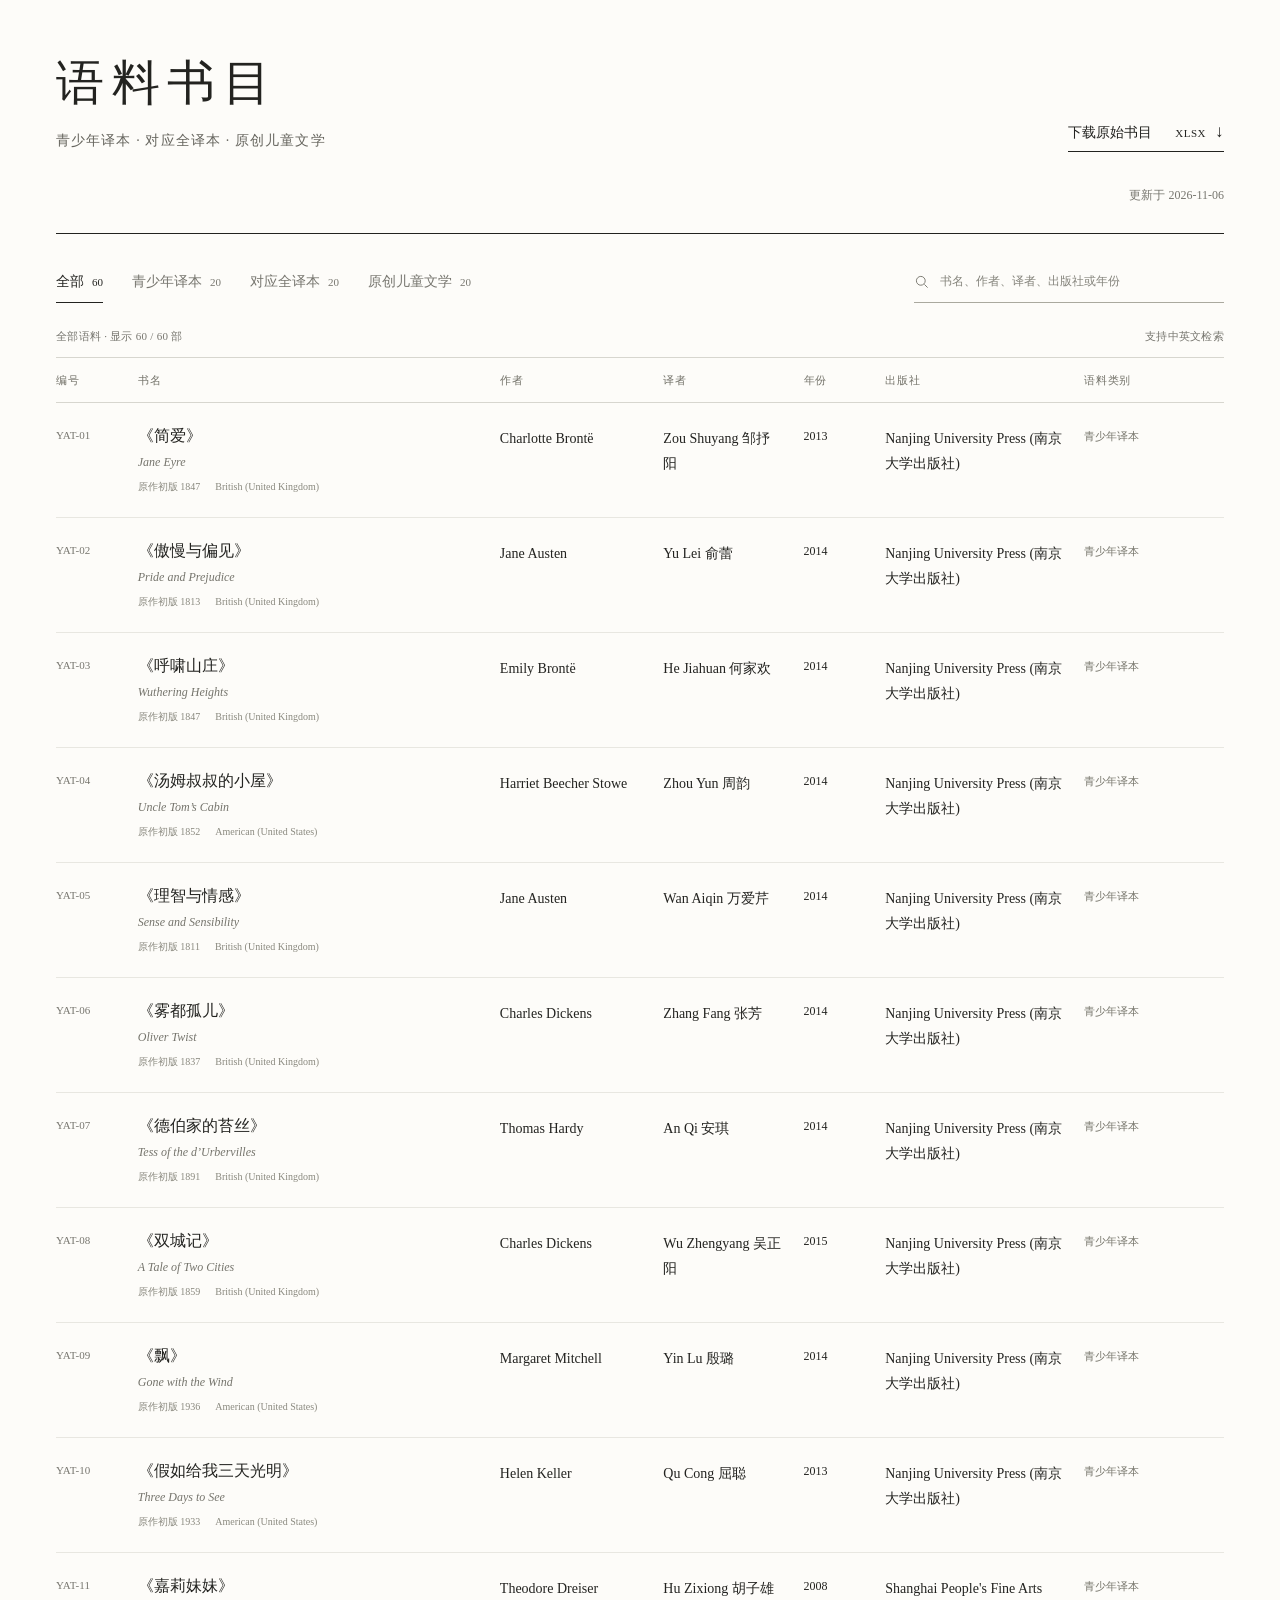
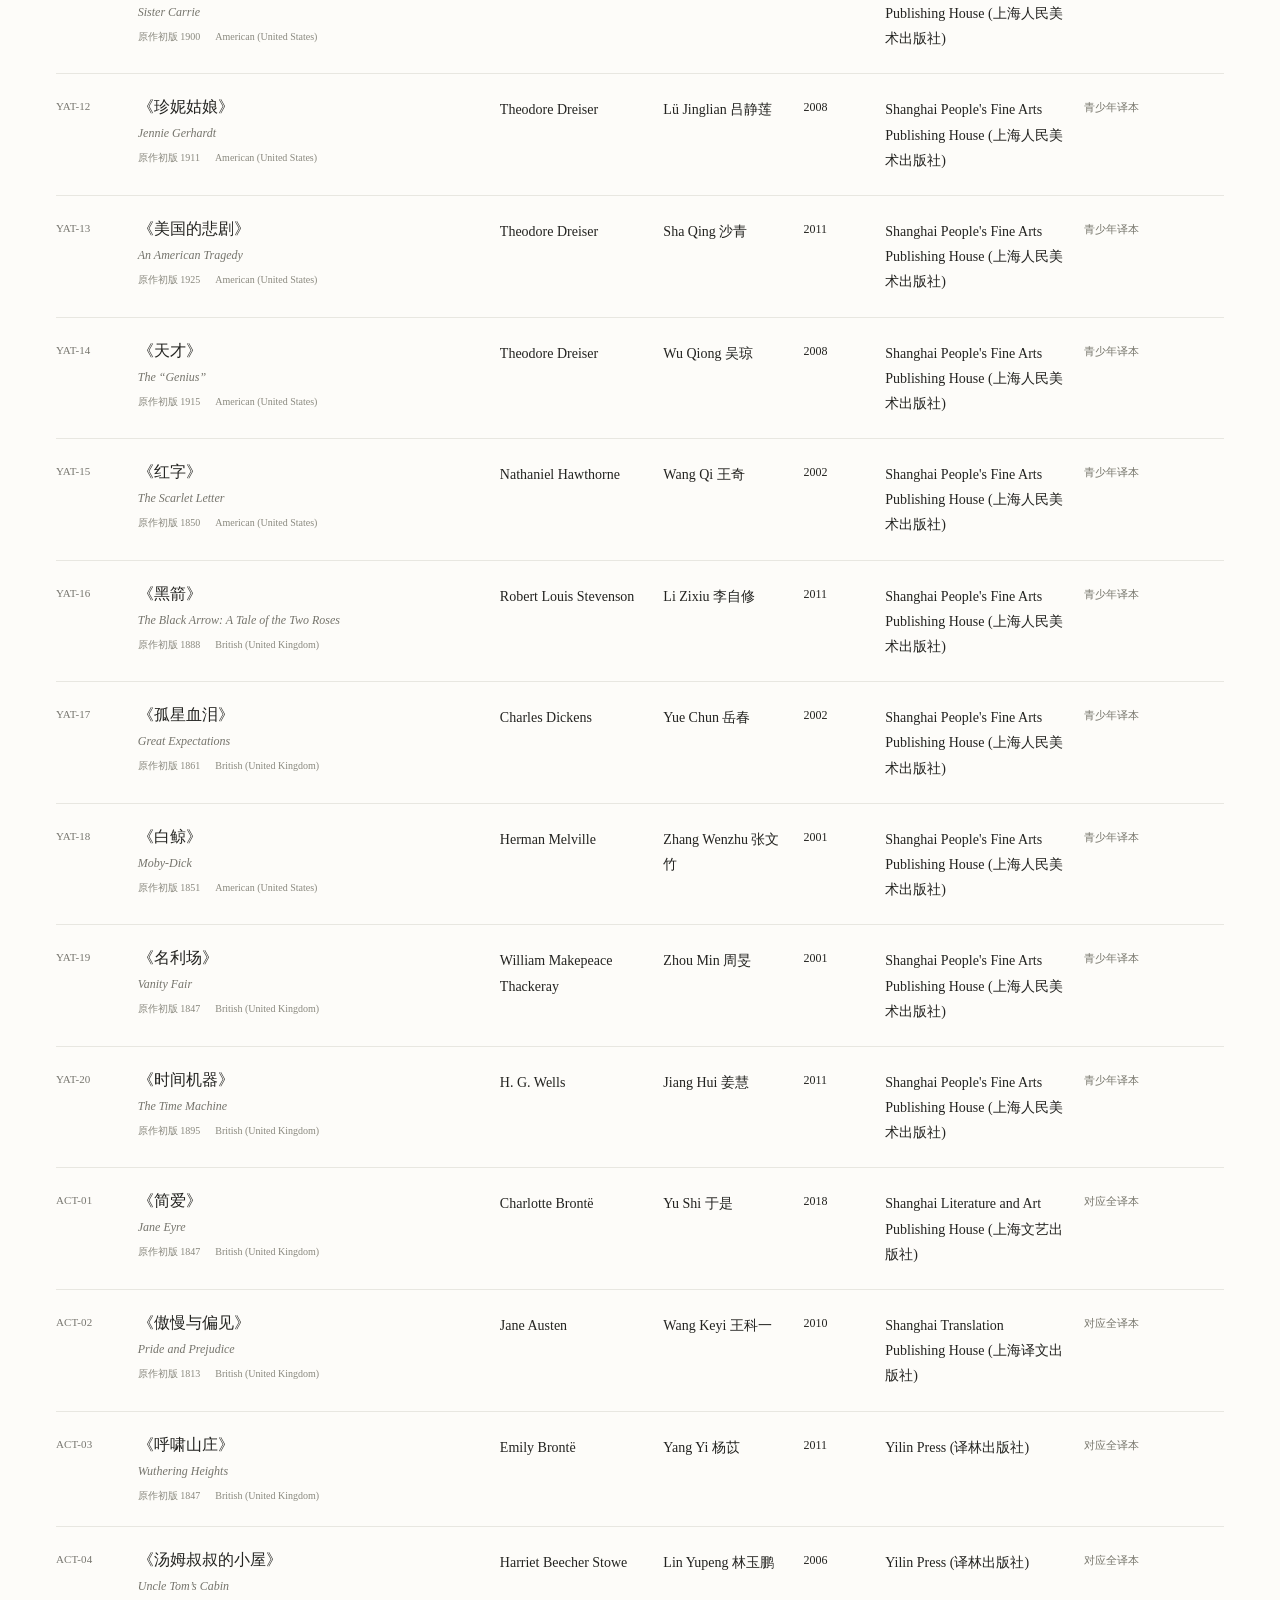
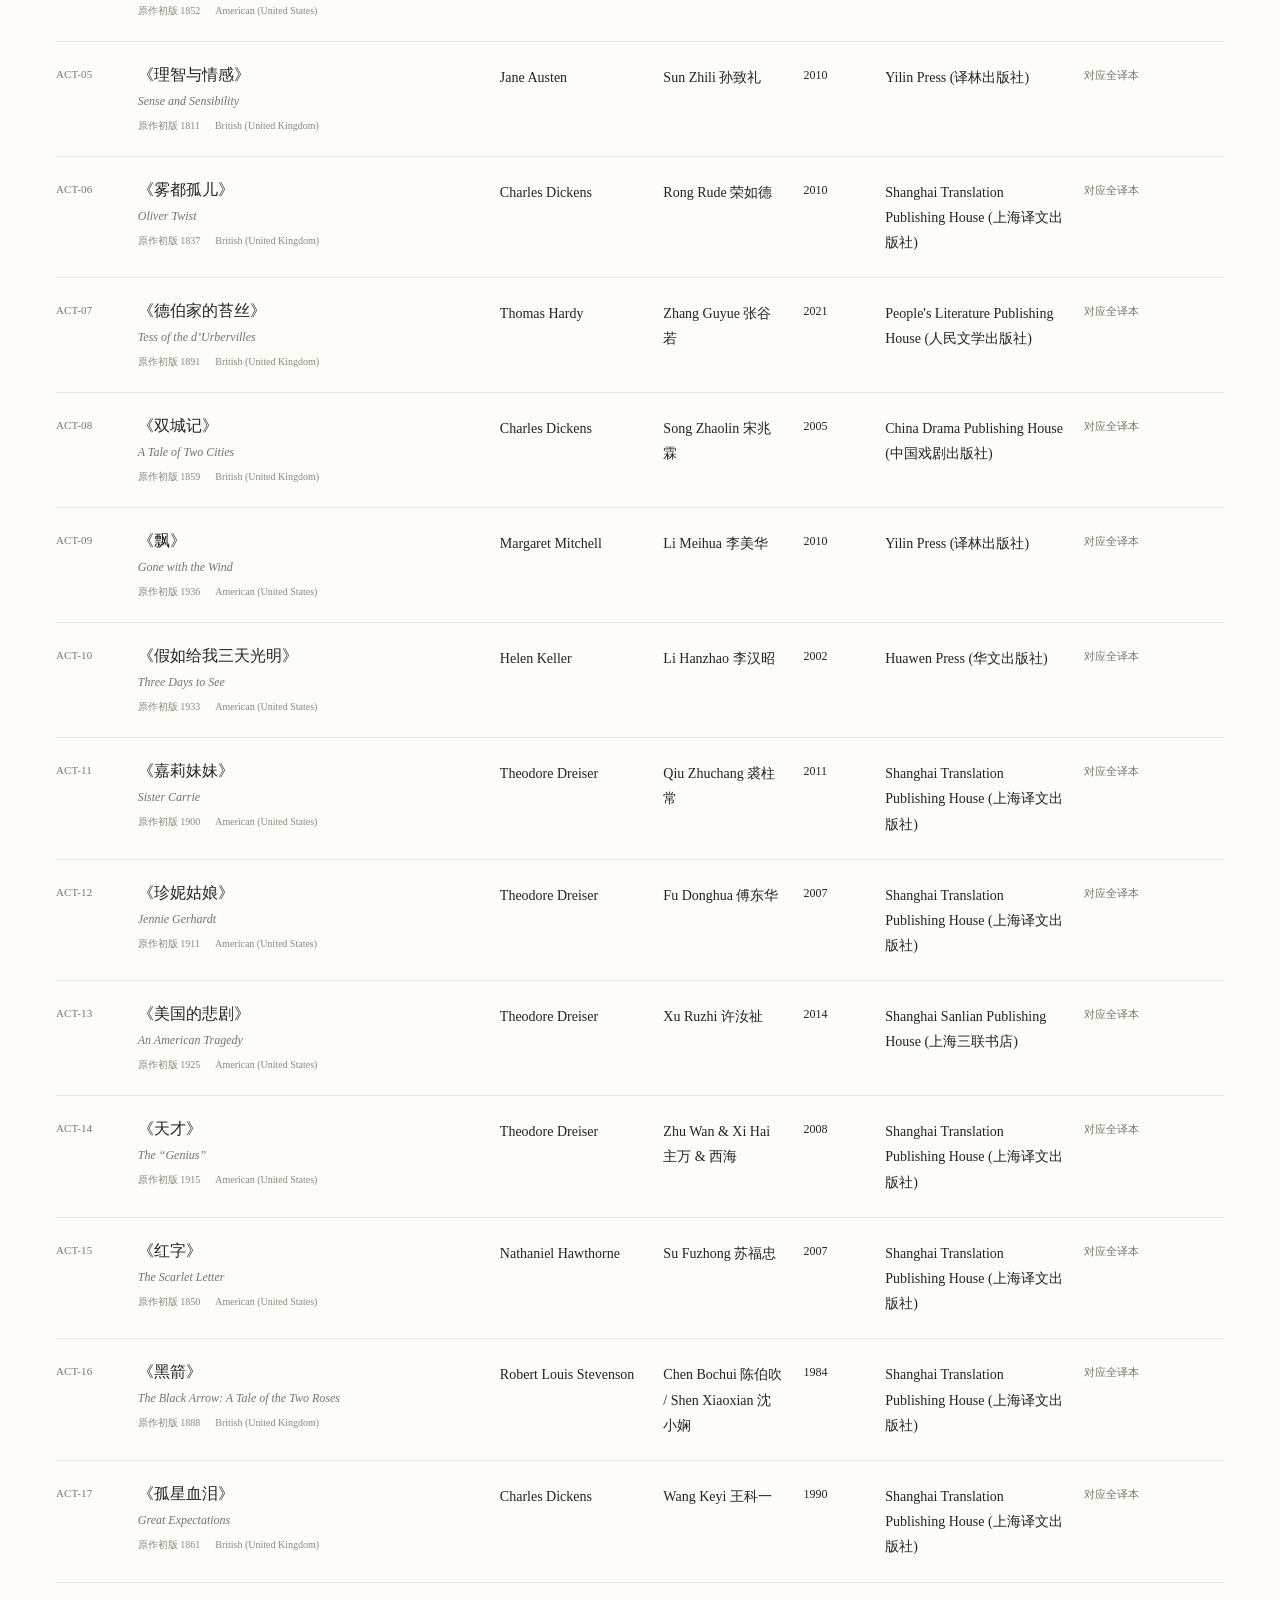
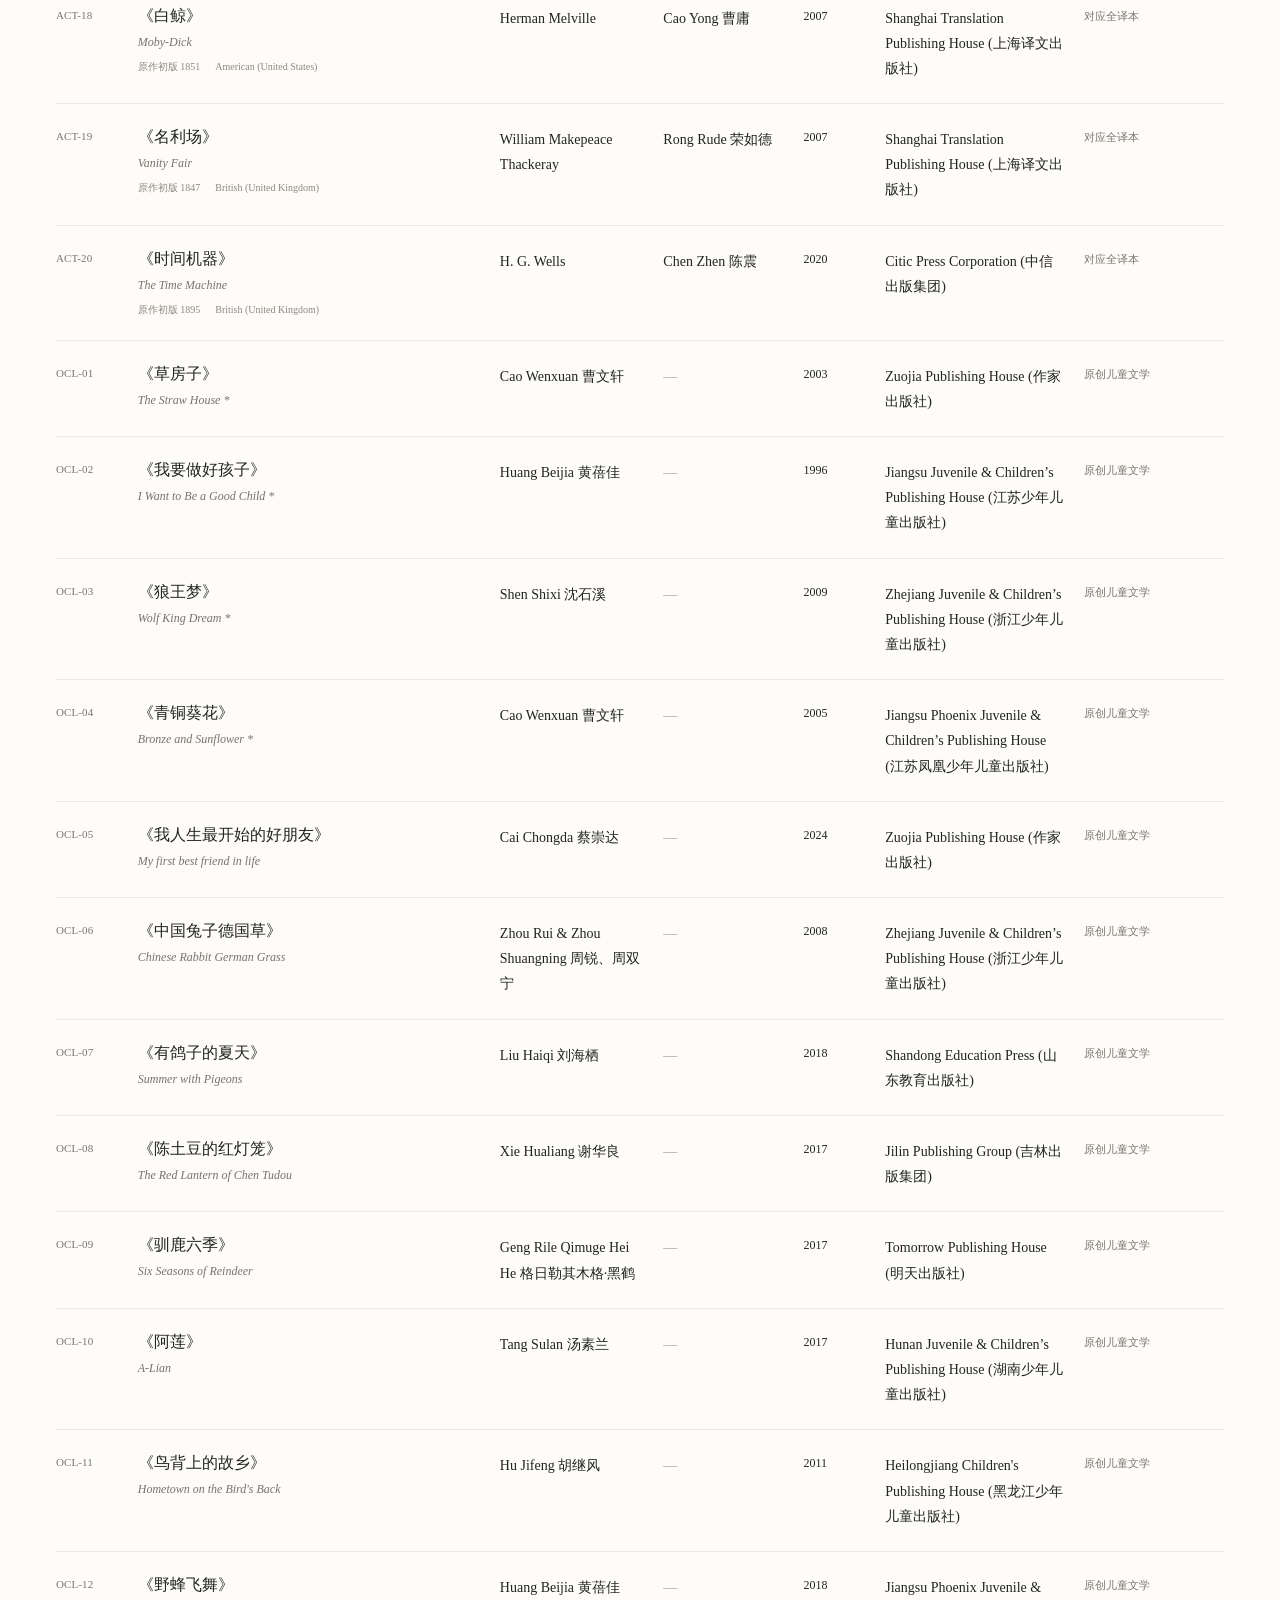
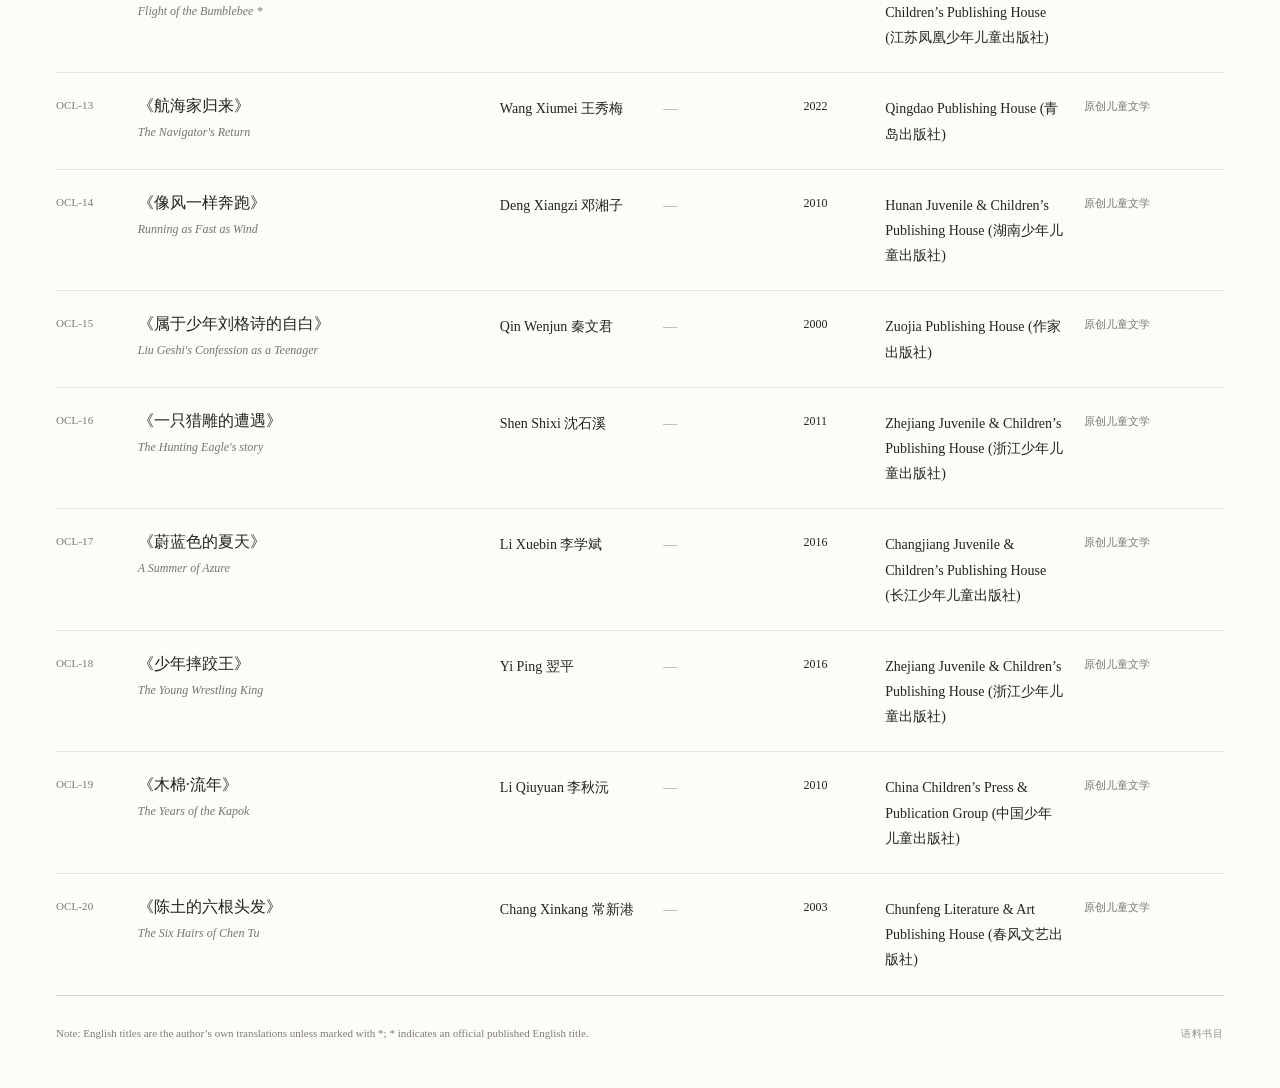
<file: index.html>
<!doctype html>
<html lang="zh-CN">
  <head>
    <meta charset="utf-8">
    <meta name="viewport" content="width=device-width, initial-scale=1">
    <meta name="color-scheme" content="light">
    <meta name="robots" content="noindex, nofollow">
    <link rel="canonical" href="https://aug14sss.github.io/corpus-bibliography/">
    <meta name="description" content="儿童文学研究语料书目：青少年译本、对应全译本与原创儿童文学。支持检索、分类浏览与原始书目下载。">
    <title>语料书目</title>
    <link rel="stylesheet" href="./corpus-bibliography/style.css">
    <script src="./corpus-bibliography/app.js" defer></script>
  </head>
  <body>
    <a class="skip-link" href="#bibliography">跳至书目</a>
    <main class="page">
      <header class="page-header">
        <div class="title-row">
          <div>
            <h1>语料书目</h1>
            <p class="subtitle">青少年译本 · 对应全译本 · 原创儿童文学</p>
          </div>
          <a class="download-link" href="./corpus-bibliography/files/list.xlsx" download="list.xlsx">
            <span>下载原始书目</span><span class="file-type">XLSX <span aria-hidden="true">↓</span></span>
          </a>
        </div>
        <div class="intro-row">
          <p class="update-note" id="updated-at"></p>
        </div>
      </header>

      <section class="bibliography" id="bibliography" aria-label="语料书目检索">
        <div class="controls">
          <div class="group-filters" role="group" aria-label="按语料类别筛选">
            <button class="group-button is-active" type="button" data-group="all" aria-pressed="true"><span>全部</span><span class="group-count" data-count="all">0</span></button>
            <button class="group-button" type="button" data-group="YAT" aria-pressed="false"><span>青少年译本</span><span class="group-count" data-count="YAT">0</span></button>
            <button class="group-button" type="button" data-group="ACT" aria-pressed="false"><span>对应全译本</span><span class="group-count" data-count="ACT">0</span></button>
            <button class="group-button" type="button" data-group="OCL" aria-pressed="false"><span>原创儿童文学</span><span class="group-count" data-count="OCL">0</span></button>
          </div>
          <form class="search-form" role="search">
            <label class="sr-only" for="book-search">检索书名、作者、译者、出版社或年份</label>
            <div class="search-field">
              <svg class="search-icon" viewBox="0 0 20 20" fill="none" aria-hidden="true"><circle cx="8.5" cy="8.5" r="5.5"></circle><path d="m13 13 4 4"></path></svg>
              <input id="book-search" type="search" placeholder="书名、作者、译者、出版社或年份" autocomplete="off" spellcheck="false" aria-describedby="search-help">
              <button class="clear-search" type="button" aria-label="清空检索词" hidden><span aria-hidden="true">×</span></button>
            </div>
          </form>
        </div>
        <div class="results-meta">
          <p id="result-count" role="status" aria-live="polite" aria-atomic="true">正在载入书目…</p>
          <p class="search-help" id="search-help">支持中英文检索</p>
        </div>
        <p class="print-summary" id="print-summary"></p>

        <div class="table-scroll" role="region" aria-label="书目表格，可横向滚动" tabindex="0">
          <table>
            <caption class="sr-only">语料书目，包括书名、作者、译者、出版年份、出版社及语料类别。</caption>
            <colgroup>
              <col class="col-number"><col class="col-title"><col class="col-author"><col class="col-translator"><col class="col-year"><col class="col-publisher"><col class="col-group">
            </colgroup>
            <thead>
              <tr><th scope="col">编号</th><th scope="col">书名</th><th scope="col">作者</th><th scope="col">译者</th><th scope="col">年份</th><th scope="col">出版社</th><th scope="col">语料类别</th></tr>
            </thead>
            <tbody id="bibliography-rows"></tbody>
            <tbody id="print-rows" class="print-rows" aria-hidden="true"></tbody>
          </table>
        </div>

        <div class="empty-state" id="empty-state" hidden>
          <p>未找到匹配的书目</p>
          <p class="empty-hint">试试更简短的关键词，或清除筛选查看全部书目。</p>
          <button class="reset-filters" type="button">清除筛选</button>
        </div>
        <noscript><p class="data-message">请启用 JavaScript 查看和检索书目；也可下载上方的原始 Excel 书目。</p></noscript>
        <p class="data-message" id="data-error" hidden>书目暂未载入，请稍后刷新，或下载原始书目。</p>
      </section>

      <footer class="page-footer">
        <p class="english-note" id="english-note">Note: English titles are the author’s own translations unless marked with *; * indicates an official published English title.</p>
        <p class="footer-caption">语料书目</p>
      </footer>
    </main>
    <script type="application/json" id="bibliography-data">{"title":"语料书目","updatedAt":"2026-11-06","sourceFile":"list.xlsx","noteEnglishTitles":"Note: English titles are the author’s own translations unless marked with *; * indicates an official published English title.","records":[{"id":"YAT-01","group":"YAT","groupLabel":"青少年译本","number":1,"title":"《简爱》","englishTitle":"Jane Eyre","author":"Charlotte Brontë","translator":"Zou Shuyang 邹抒阳","year":"2013","publisher":"Nanjing University Press (南京大学出版社)","originalYear":"1847","sourceExtra":"British (United Kingdom)","needsYearCheck":false},{"id":"YAT-02","group":"YAT","groupLabel":"青少年译本","number":2,"title":"《傲慢与偏见》","englishTitle":"Pride and Prejudice","author":"Jane Austen","translator":"Yu Lei 俞蕾","year":"2014","publisher":"Nanjing University Press (南京大学出版社)","originalYear":"1813","sourceExtra":"British (United Kingdom)","needsYearCheck":false},{"id":"YAT-03","group":"YAT","groupLabel":"青少年译本","number":3,"title":"《呼啸山庄》","englishTitle":"Wuthering Heights","author":"Emily Brontë","translator":"He Jiahuan 何家欢","year":"2014","publisher":"Nanjing University Press (南京大学出版社)","originalYear":"1847","sourceExtra":"British (United Kingdom)","needsYearCheck":false},{"id":"YAT-04","group":"YAT","groupLabel":"青少年译本","number":4,"title":"《汤姆叔叔的小屋》","englishTitle":"Uncle Tom’s Cabin","author":"Harriet Beecher Stowe","translator":"Zhou Yun 周韵","year":"2014","publisher":"Nanjing University Press (南京大学出版社)","originalYear":"1852","sourceExtra":"American (United States)","needsYearCheck":false},{"id":"YAT-05","group":"YAT","groupLabel":"青少年译本","number":5,"title":"《理智与情感》","englishTitle":"Sense and Sensibility","author":"Jane Austen","translator":"Wan Aiqin 万爱芹","year":"2014","publisher":"Nanjing University Press (南京大学出版社)","originalYear":"1811","sourceExtra":"British (United Kingdom)","needsYearCheck":false},{"id":"YAT-06","group":"YAT","groupLabel":"青少年译本","number":6,"title":"《雾都孤儿》","englishTitle":"Oliver Twist","author":"Charles Dickens","translator":"Zhang Fang 张芳","year":"2014","publisher":"Nanjing University Press (南京大学出版社)","originalYear":"1837","sourceExtra":"British (United Kingdom)","needsYearCheck":false},{"id":"YAT-07","group":"YAT","groupLabel":"青少年译本","number":7,"title":"《德伯家的苔丝》","englishTitle":"Tess of the d’Urbervilles","author":"Thomas Hardy","translator":"An Qi 安琪","year":"2014","publisher":"Nanjing University Press (南京大学出版社)","originalYear":"1891","sourceExtra":"British (United Kingdom)","needsYearCheck":false},{"id":"YAT-08","group":"YAT","groupLabel":"青少年译本","number":8,"title":"《双城记》","englishTitle":"A Tale of Two Cities","author":"Charles Dickens","translator":"Wu Zhengyang 吴正阳","year":"2015","publisher":"Nanjing University Press (南京大学出版社)","originalYear":"1859","sourceExtra":"British (United Kingdom)","needsYearCheck":false},{"id":"YAT-09","group":"YAT","groupLabel":"青少年译本","number":9,"title":"《飘》","englishTitle":"Gone with the Wind","author":"Margaret Mitchell","translator":"Yin Lu 殷璐","year":"2014","publisher":"Nanjing University Press (南京大学出版社)","originalYear":"1936","sourceExtra":"American (United States)","needsYearCheck":false},{"id":"YAT-10","group":"YAT","groupLabel":"青少年译本","number":10,"title":"《假如给我三天光明》","englishTitle":"Three Days to See","author":"Helen Keller","translator":"Qu Cong 屈聪","year":"2013","publisher":"Nanjing University Press (南京大学出版社)","originalYear":"1933","sourceExtra":"American (United States)","needsYearCheck":false},{"id":"YAT-11","group":"YAT","groupLabel":"青少年译本","number":11,"title":"《嘉莉妹妹》","englishTitle":"Sister Carrie","author":"Theodore Dreiser","translator":"Hu Zixiong 胡子雄","year":"2008","publisher":"Shanghai People's Fine Arts Publishing House\n(上海人民美术出版社)","originalYear":"1900","sourceExtra":"American (United States)","needsYearCheck":false},{"id":"YAT-12","group":"YAT","groupLabel":"青少年译本","number":12,"title":"《珍妮姑娘》","englishTitle":"Jennie Gerhardt","author":"Theodore Dreiser","translator":"Lü Jinglian 吕静莲","year":"2008","publisher":"Shanghai People's Fine Arts Publishing House\n(上海人民美术出版社)","originalYear":"1911","sourceExtra":"American (United States)","needsYearCheck":false},{"id":"YAT-13","group":"YAT","groupLabel":"青少年译本","number":13,"title":"《美国的悲剧》","englishTitle":"An American Tragedy","author":"Theodore Dreiser","translator":"Sha Qing 沙青","year":"2011","publisher":"Shanghai People's Fine Arts Publishing House\n(上海人民美术出版社)","originalYear":"1925","sourceExtra":"American (United States)","needsYearCheck":false},{"id":"YAT-14","group":"YAT","groupLabel":"青少年译本","number":14,"title":"《天才》","englishTitle":"The “Genius”","author":"Theodore Dreiser","translator":"Wu Qiong 吴琼","year":"2008","publisher":"Shanghai People's Fine Arts Publishing House\n(上海人民美术出版社)","originalYear":"1915","sourceExtra":"American (United States)","needsYearCheck":false},{"id":"YAT-15","group":"YAT","groupLabel":"青少年译本","number":15,"title":"《红字》","englishTitle":"The Scarlet Letter","author":"Nathaniel Hawthorne","translator":"Wang Qi 王奇","year":"2002","publisher":"Shanghai People's Fine Arts Publishing House\n(上海人民美术出版社)","originalYear":"1850","sourceExtra":"American (United States)","needsYearCheck":false},{"id":"YAT-16","group":"YAT","groupLabel":"青少年译本","number":16,"title":"《黑箭》","englishTitle":"The Black Arrow: A Tale of the Two Roses","author":"Robert Louis Stevenson","translator":"Li Zixiu 李自修","year":"2011","publisher":"Shanghai People's Fine Arts Publishing House\n(上海人民美术出版社)","originalYear":"1888","sourceExtra":"British (United Kingdom)","needsYearCheck":false},{"id":"YAT-17","group":"YAT","groupLabel":"青少年译本","number":17,"title":"《孤星血泪》","englishTitle":"Great Expectations","author":"Charles Dickens","translator":"Yue Chun 岳春","year":"2002","publisher":"Shanghai People's Fine Arts Publishing House\n(上海人民美术出版社)","originalYear":"1861","sourceExtra":"British (United Kingdom)","needsYearCheck":false},{"id":"YAT-18","group":"YAT","groupLabel":"青少年译本","number":18,"title":"《白鲸》","englishTitle":"Moby-Dick","author":"Herman Melville","translator":"Zhang Wenzhu 张文竹","year":"2001","publisher":"Shanghai People's Fine Arts Publishing House\n(上海人民美术出版社)","originalYear":"1851","sourceExtra":"American (United States)","needsYearCheck":false},{"id":"YAT-19","group":"YAT","groupLabel":"青少年译本","number":19,"title":"《名利场》","englishTitle":"Vanity Fair","author":"William Makepeace Thackeray","translator":"Zhou Min 周旻","year":"2001","publisher":"Shanghai People's Fine Arts Publishing House\n(上海人民美术出版社)","originalYear":"1847","sourceExtra":"British (United Kingdom)","needsYearCheck":false},{"id":"YAT-20","group":"YAT","groupLabel":"青少年译本","number":20,"title":"《时间机器》","englishTitle":"The Time Machine","author":"H. G. Wells","translator":"Jiang Hui 姜慧","year":"2011","publisher":"Shanghai People's Fine Arts Publishing House\n(上海人民美术出版社)","originalYear":"1895","sourceExtra":"British (United Kingdom)","needsYearCheck":false},{"id":"ACT-01","group":"ACT","groupLabel":"对应全译本","number":1,"title":"《简爱》","englishTitle":"Jane Eyre","author":"Charlotte Brontë","translator":"Yu Shi 于是","year":"2018","publisher":"Shanghai Literature and Art Publishing House (上海文艺出版社)","originalYear":"1847","sourceExtra":"British (United Kingdom)","needsYearCheck":false},{"id":"ACT-02","group":"ACT","groupLabel":"对应全译本","number":2,"title":"《傲慢与偏见》","englishTitle":"Pride and Prejudice","author":"Jane Austen","translator":"Wang Keyi 王科一","year":"2010","publisher":"Shanghai Translation Publishing House (上海译文出版社)","originalYear":"1813","sourceExtra":"British (United Kingdom)","needsYearCheck":false},{"id":"ACT-03","group":"ACT","groupLabel":"对应全译本","number":3,"title":"《呼啸山庄》","englishTitle":"Wuthering Heights","author":"Emily Brontë","translator":"Yang Yi 杨苡","year":"2011","publisher":"Yilin Press (译林出版社)","originalYear":"1847","sourceExtra":"British (United Kingdom)","needsYearCheck":false},{"id":"ACT-04","group":"ACT","groupLabel":"对应全译本","number":4,"title":"《汤姆叔叔的小屋》","englishTitle":"Uncle Tom’s Cabin","author":"Harriet Beecher Stowe","translator":"Lin Yupeng 林玉鹏","year":"2006","publisher":"Yilin Press (译林出版社)","originalYear":"1852","sourceExtra":"American (United States)","needsYearCheck":false},{"id":"ACT-05","group":"ACT","groupLabel":"对应全译本","number":5,"title":"《理智与情感》","englishTitle":"Sense and Sensibility","author":"Jane Austen","translator":"Sun Zhili 孙致礼","year":"2010","publisher":"Yilin Press (译林出版社)","originalYear":"1811","sourceExtra":"British (United Kingdom)","needsYearCheck":false},{"id":"ACT-06","group":"ACT","groupLabel":"对应全译本","number":6,"title":"《雾都孤儿》","englishTitle":"Oliver Twist","author":"Charles Dickens","translator":"Rong Rude 荣如德","year":"2010","publisher":"Shanghai Translation Publishing House (上海译文出版社)","originalYear":"1837","sourceExtra":"British (United Kingdom)","needsYearCheck":false},{"id":"ACT-07","group":"ACT","groupLabel":"对应全译本","number":7,"title":"《德伯家的苔丝》","englishTitle":"Tess of the d’Urbervilles","author":"Thomas Hardy","translator":"Zhang Guyue 张谷若","year":"2021","publisher":"People's Literature Publishing House (人民文学出版社)","originalYear":"1891","sourceExtra":"British (United Kingdom)","needsYearCheck":false},{"id":"ACT-08","group":"ACT","groupLabel":"对应全译本","number":8,"title":"《双城记》","englishTitle":"A Tale of Two Cities","author":"Charles Dickens","translator":"Song Zhaolin 宋兆霖","year":"2005","publisher":"China Drama Publishing House (中国戏剧出版社)","originalYear":"1859","sourceExtra":"British (United Kingdom)","needsYearCheck":false},{"id":"ACT-09","group":"ACT","groupLabel":"对应全译本","number":9,"title":"《飘》","englishTitle":"Gone with the Wind","author":"Margaret Mitchell","translator":"Li Meihua 李美华","year":"2010","publisher":"Yilin Press (译林出版社)","originalYear":"1936","sourceExtra":"American (United States)","needsYearCheck":false},{"id":"ACT-10","group":"ACT","groupLabel":"对应全译本","number":10,"title":"《假如给我三天光明》","englishTitle":"Three Days to See","author":"Helen Keller","translator":"Li Hanzhao 李汉昭","year":"2002","publisher":"Huawen Press (华文出版社)","originalYear":"1933","sourceExtra":"American (United States)","needsYearCheck":false},{"id":"ACT-11","group":"ACT","groupLabel":"对应全译本","number":11,"title":"《嘉莉妹妹》","englishTitle":"Sister Carrie","author":"Theodore Dreiser","translator":"Qiu Zhuchang 裘柱常","year":"2011","publisher":"Shanghai Translation Publishing House (上海译文出版社)","originalYear":"1900","sourceExtra":"American (United States)","needsYearCheck":false},{"id":"ACT-12","group":"ACT","groupLabel":"对应全译本","number":12,"title":"《珍妮姑娘》","englishTitle":"Jennie Gerhardt","author":"Theodore Dreiser","translator":"Fu Donghua 傅东华","year":"2007","publisher":"Shanghai Translation Publishing House (上海译文出版社)","originalYear":"1911","sourceExtra":"American (United States)","needsYearCheck":false},{"id":"ACT-13","group":"ACT","groupLabel":"对应全译本","number":13,"title":"《美国的悲剧》","englishTitle":"An American Tragedy","author":"Theodore Dreiser","translator":"Xu Ruzhi 许汝祉","year":"2014","publisher":"Shanghai Sanlian Publishing House (上海三联书店)","originalYear":"1925","sourceExtra":"American (United States)","needsYearCheck":false},{"id":"ACT-14","group":"ACT","groupLabel":"对应全译本","number":14,"title":"《天才》","englishTitle":"The “Genius”","author":"Theodore Dreiser","translator":"Zhu Wan \u0026 Xi Hai 主万 \u0026 西海","year":"2008","publisher":"Shanghai Translation Publishing House (上海译文出版社)","originalYear":"1915","sourceExtra":"American (United States)","needsYearCheck":false},{"id":"ACT-15","group":"ACT","groupLabel":"对应全译本","number":15,"title":"《红字》","englishTitle":"The Scarlet Letter","author":"Nathaniel Hawthorne","translator":"Su Fuzhong 苏福忠","year":"2007","publisher":"Shanghai Translation Publishing House (上海译文出版社)","originalYear":"1850","sourceExtra":"American (United States)","needsYearCheck":false},{"id":"ACT-16","group":"ACT","groupLabel":"对应全译本","number":16,"title":"《黑箭》","englishTitle":"The Black Arrow: A Tale of the Two Roses","author":"Robert Louis Stevenson","translator":"Chen Bochui 陈伯吹 / Shen Xiaoxian 沈小娴","year":"1984","publisher":"Shanghai Translation Publishing House (上海译文出版社)","originalYear":"1888","sourceExtra":"British (United Kingdom)","needsYearCheck":false},{"id":"ACT-17","group":"ACT","groupLabel":"对应全译本","number":17,"title":"《孤星血泪》","englishTitle":"Great Expectations","author":"Charles Dickens","translator":"Wang Keyi 王科一","year":"1990","publisher":"Shanghai Translation Publishing House (上海译文出版社)","originalYear":"1861","sourceExtra":"British (United Kingdom)","needsYearCheck":false},{"id":"ACT-18","group":"ACT","groupLabel":"对应全译本","number":18,"title":"《白鲸》","englishTitle":"Moby-Dick","author":"Herman Melville","translator":"Cao Yong 曹庸","year":"2007","publisher":"Shanghai Translation Publishing House (上海译文出版社)","originalYear":"1851","sourceExtra":"American (United States)","needsYearCheck":false},{"id":"ACT-19","group":"ACT","groupLabel":"对应全译本","number":19,"title":"《名利场》","englishTitle":"Vanity Fair","author":"William Makepeace Thackeray","translator":"Rong Rude 荣如德","year":"2007","publisher":"Shanghai Translation Publishing House (上海译文出版社)","originalYear":"1847","sourceExtra":"British (United Kingdom)","needsYearCheck":false},{"id":"ACT-20","group":"ACT","groupLabel":"对应全译本","number":20,"title":"《时间机器》","englishTitle":"The Time Machine","author":"H. G. Wells","translator":"Chen Zhen 陈震","year":"2020","publisher":"Citic Press Corporation (中信出版集团)","originalYear":"1895","sourceExtra":"British (United Kingdom)","needsYearCheck":false},{"id":"OCL-01","group":"OCL","groupLabel":"原创儿童文学","number":1,"title":"《草房子》","englishTitle":"The Straw House *","author":"Cao Wenxuan 曹文轩","translator":"","year":"2003","publisher":"Zuojia Publishing House (作家出版社)","originalYear":"","sourceExtra":"","needsYearCheck":false},{"id":"OCL-02","group":"OCL","groupLabel":"原创儿童文学","number":2,"title":"《我要做好孩子》","englishTitle":"I Want to Be a Good Child *","author":"Huang Beijia 黄蓓佳","translator":"","year":"1996","publisher":"Jiangsu Juvenile \u0026 Children’s Publishing House (江苏少年儿童出版社)","originalYear":"","sourceExtra":"","needsYearCheck":false},{"id":"OCL-03","group":"OCL","groupLabel":"原创儿童文学","number":3,"title":"《狼王梦》","englishTitle":"Wolf King Dream *","author":"Shen Shixi 沈石溪","translator":"","year":"2009","publisher":"Zhejiang Juvenile \u0026 Children’s Publishing House (浙江少年儿童出版社)","originalYear":"","sourceExtra":"","needsYearCheck":false},{"id":"OCL-04","group":"OCL","groupLabel":"原创儿童文学","number":4,"title":"《青铜葵花》","englishTitle":"Bronze and Sunflower *","author":"Cao Wenxuan 曹文轩","translator":"","year":"2005","publisher":"Jiangsu Phoenix Juvenile \u0026 Children’s Publishing House (江苏凤凰少年儿童出版社)","originalYear":"","sourceExtra":"","needsYearCheck":false},{"id":"OCL-05","group":"OCL","groupLabel":"原创儿童文学","number":5,"title":"《我人生最开始的好朋友》","englishTitle":"My first best friend in life","author":"Cai Chongda 蔡崇达","translator":"","year":"2024","publisher":"Zuojia Publishing House (作家出版社)","originalYear":"","sourceExtra":"","needsYearCheck":false},{"id":"OCL-06","group":"OCL","groupLabel":"原创儿童文学","number":6,"title":"《中国兔子德国草》","englishTitle":"Chinese Rabbit German Grass","author":"Zhou Rui \u0026 Zhou Shuangning\n周锐、周双宁","translator":"","year":"2008","publisher":"Zhejiang Juvenile \u0026 Children’s Publishing House (浙江少年儿童出版社)","originalYear":"","sourceExtra":"","needsYearCheck":false},{"id":"OCL-07","group":"OCL","groupLabel":"原创儿童文学","number":7,"title":"《有鸽子的夏天》","englishTitle":"Summer with Pigeons","author":"Liu Haiqi 刘海栖","translator":"","year":"2018","publisher":"Shandong Education Press (山东教育出版社)","originalYear":"","sourceExtra":"","needsYearCheck":false},{"id":"OCL-08","group":"OCL","groupLabel":"原创儿童文学","number":8,"title":"《陈土豆的红灯笼》","englishTitle":"The Red Lantern of Chen Tudou","author":"Xie Hualiang 谢华良","translator":"","year":"2017","publisher":"Jilin Publishing Group (吉林出版集团)","originalYear":"","sourceExtra":"","needsYearCheck":false},{"id":"OCL-09","group":"OCL","groupLabel":"原创儿童文学","number":9,"title":"《驯鹿六季》","englishTitle":"Six Seasons of Reindeer","author":"Geng Rile Qimuge Hei He\n格日勒其木格·黑鹤","translator":"","year":"2017","publisher":"Tomorrow Publishing House (明天出版社)","originalYear":"","sourceExtra":"","needsYearCheck":false},{"id":"OCL-10","group":"OCL","groupLabel":"原创儿童文学","number":10,"title":"《阿莲》","englishTitle":"A-Lian","author":"Tang Sulan 汤素兰","translator":"","year":"2017","publisher":"Hunan Juvenile \u0026 Children’s Publishing House (湖南少年儿童出版社)","originalYear":"","sourceExtra":"","needsYearCheck":false},{"id":"OCL-11","group":"OCL","groupLabel":"原创儿童文学","number":11,"title":"《鸟背上的故乡》","englishTitle":"Hometown on the Bird's Back","author":"Hu Jifeng 胡继风","translator":"","year":"2011","publisher":"Heilongjiang Children's Publishing House (黑龙江少年儿童出版社)","originalYear":"","sourceExtra":"","needsYearCheck":false},{"id":"OCL-12","group":"OCL","groupLabel":"原创儿童文学","number":12,"title":"《野蜂飞舞》","englishTitle":"Flight of the Bumblebee *","author":"Huang Beijia 黄蓓佳","translator":"","year":"2018","publisher":"Jiangsu Phoenix Juvenile \u0026 Children’s Publishing House (江苏凤凰少年儿童出版社)","originalYear":"","sourceExtra":"","needsYearCheck":false},{"id":"OCL-13","group":"OCL","groupLabel":"原创儿童文学","number":13,"title":"《航海家归来》","englishTitle":"The Navigator's Return","author":"Wang Xiumei 王秀梅","translator":"","year":"2022","publisher":"Qingdao Publishing House (青岛出版社)","originalYear":"","sourceExtra":"","needsYearCheck":false},{"id":"OCL-14","group":"OCL","groupLabel":"原创儿童文学","number":14,"title":"《像风一样奔跑》","englishTitle":"Running as Fast as Wind","author":"Deng Xiangzi 邓湘子","translator":"","year":"2010","publisher":"Hunan Juvenile \u0026 Children’s Publishing House (湖南少年儿童出版社)","originalYear":"","sourceExtra":"","needsYearCheck":false},{"id":"OCL-15","group":"OCL","groupLabel":"原创儿童文学","number":15,"title":"《属于少年刘格诗的自白》","englishTitle":"Liu Geshi's Confession as a Teenager","author":"Qin Wenjun 秦文君","translator":"","year":"2000","publisher":"Zuojia Publishing House (作家出版社)","originalYear":"","sourceExtra":"","needsYearCheck":false},{"id":"OCL-16","group":"OCL","groupLabel":"原创儿童文学","number":16,"title":"《一只猎雕的遭遇》","englishTitle":"The Hunting Eagle's story","author":"Shen Shixi 沈石溪","translator":"","year":"2011","publisher":"Zhejiang Juvenile \u0026 Children’s Publishing House (浙江少年儿童出版社)","originalYear":"","sourceExtra":"","needsYearCheck":false},{"id":"OCL-17","group":"OCL","groupLabel":"原创儿童文学","number":17,"title":"《蔚蓝色的夏天》","englishTitle":"A Summer of Azure","author":"Li Xuebin 李学斌","translator":"","year":"2016","publisher":"Changjiang Juvenile \u0026 Children’s Publishing House (长江少年儿童出版社)","originalYear":"","sourceExtra":"","needsYearCheck":false},{"id":"OCL-18","group":"OCL","groupLabel":"原创儿童文学","number":18,"title":"《少年摔跤王》","englishTitle":"The Young Wrestling King","author":"Yi Ping 翌平","translator":"","year":"2016","publisher":"Zhejiang Juvenile \u0026 Children’s Publishing House (浙江少年儿童出版社)","originalYear":"","sourceExtra":"","needsYearCheck":false},{"id":"OCL-19","group":"OCL","groupLabel":"原创儿童文学","number":19,"title":"《木棉·流年》","englishTitle":"The Years of the Kapok","author":"Li Qiuyuan 李秋沅","translator":"","year":"2010","publisher":"China Children’s Press \u0026 Publication Group (中国少年儿童出版社)","originalYear":"","sourceExtra":"","needsYearCheck":false},{"id":"OCL-20","group":"OCL","groupLabel":"原创儿童文学","number":20,"title":"《陈土的六根头发》","englishTitle":"The Six Hairs of Chen Tu","author":"Chang Xinkang 常新港","translator":"","year":"2003","publisher":"Chunfeng Literature \u0026 Art Publishing House (春风文艺出版社)","originalYear":"","sourceExtra":"","needsYearCheck":false}]}</script>
  </body>
</html>
</file>
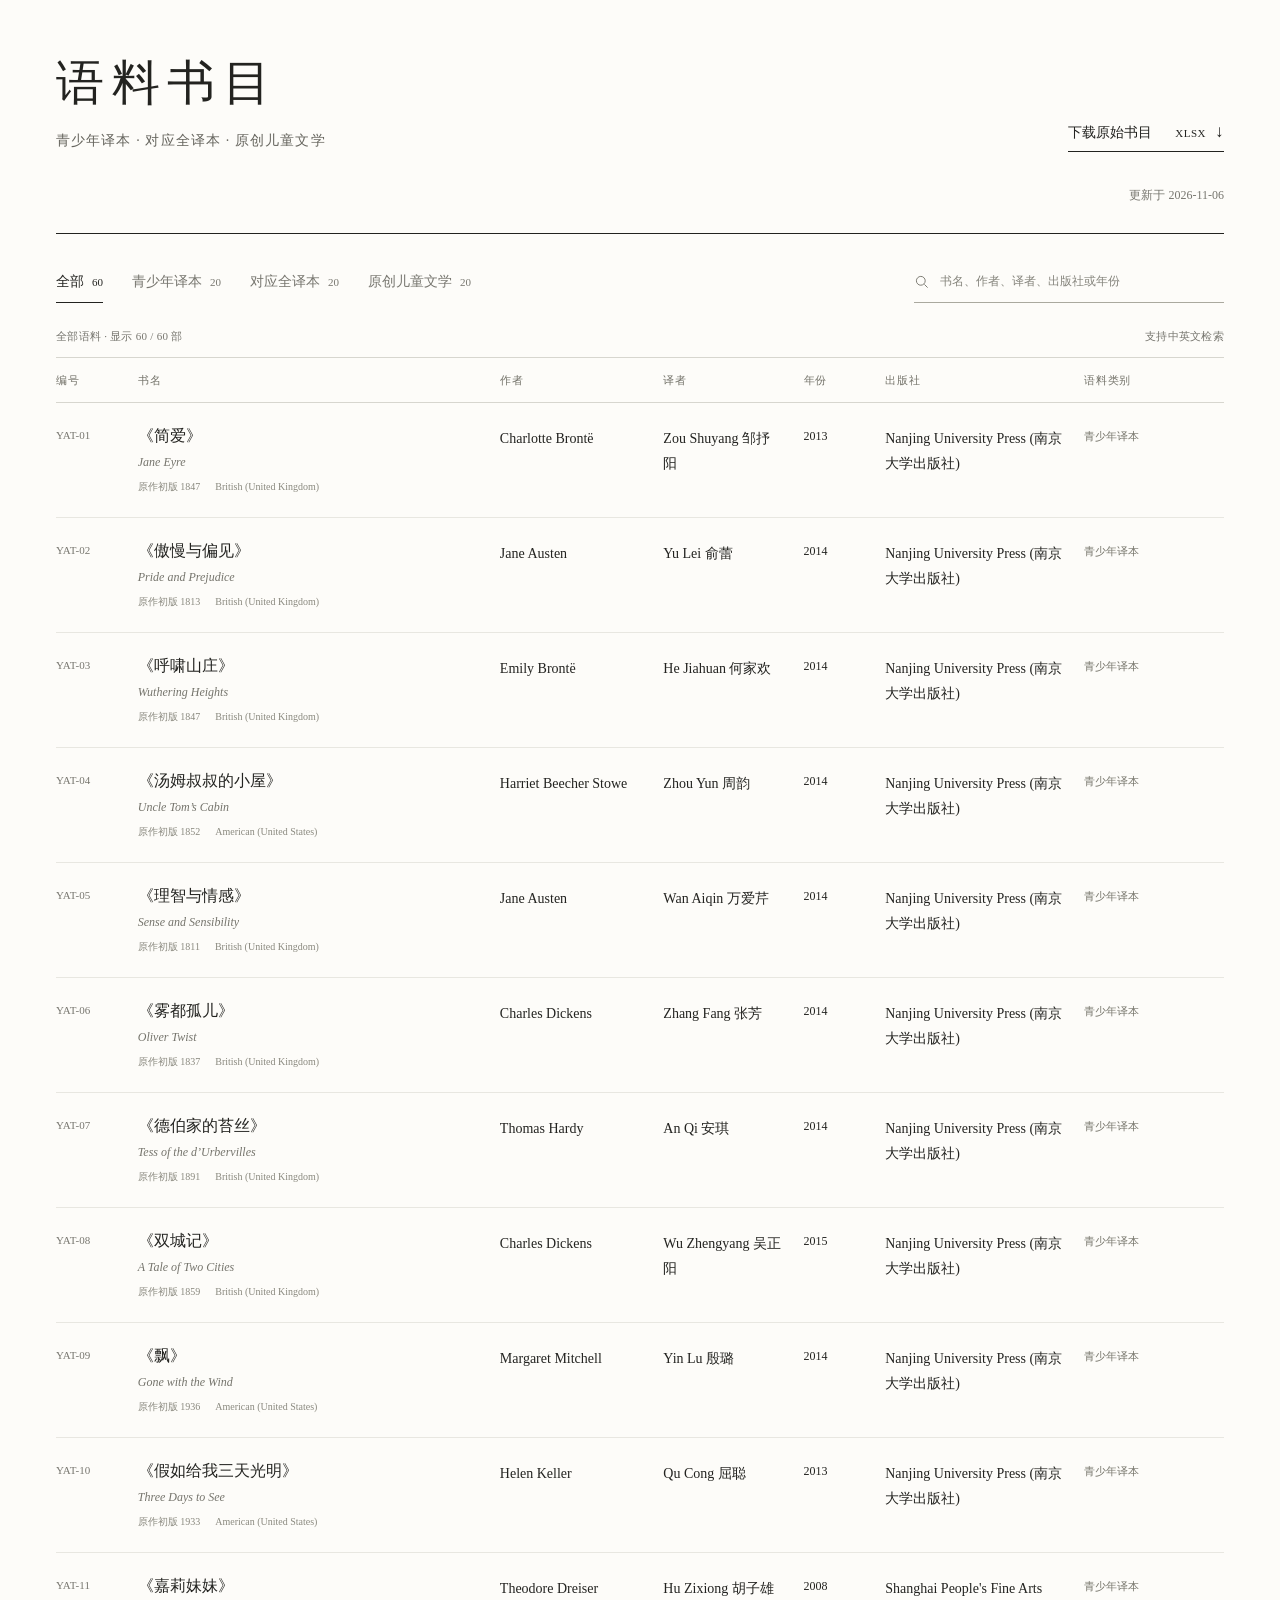
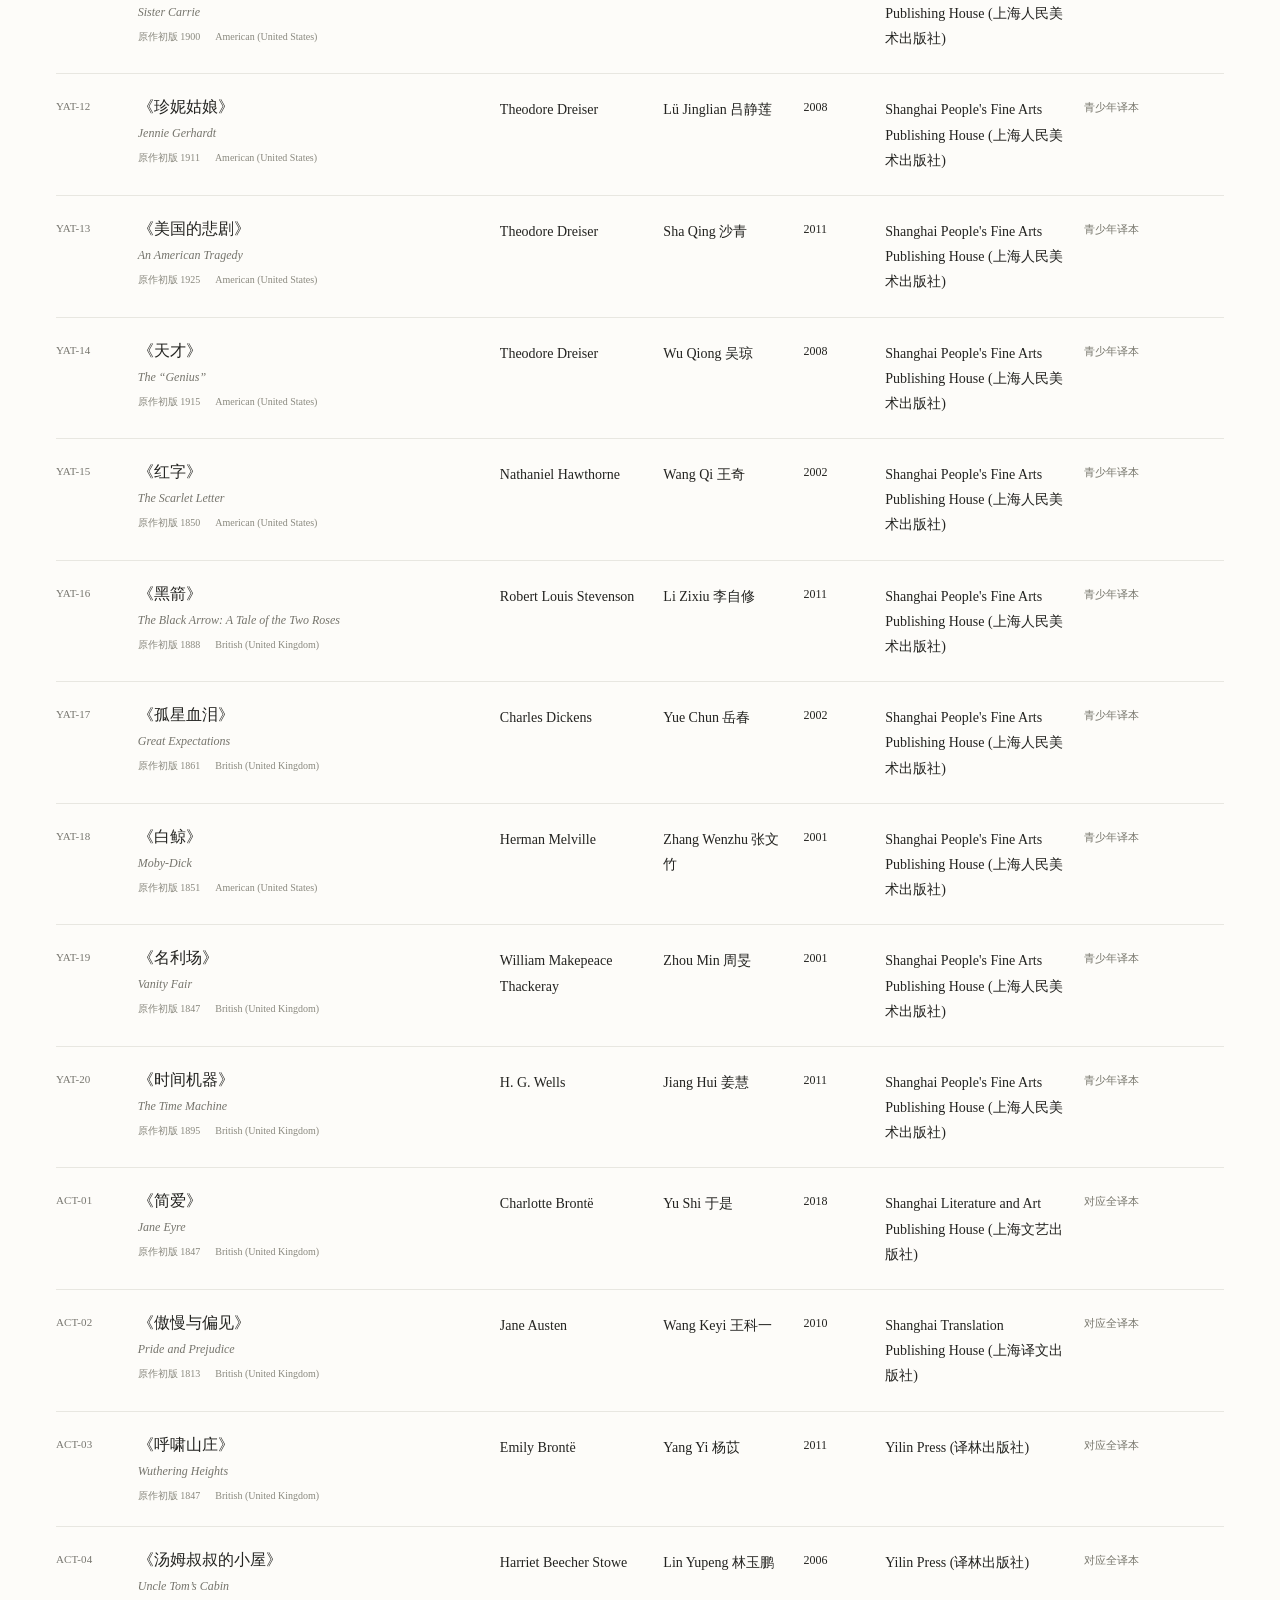
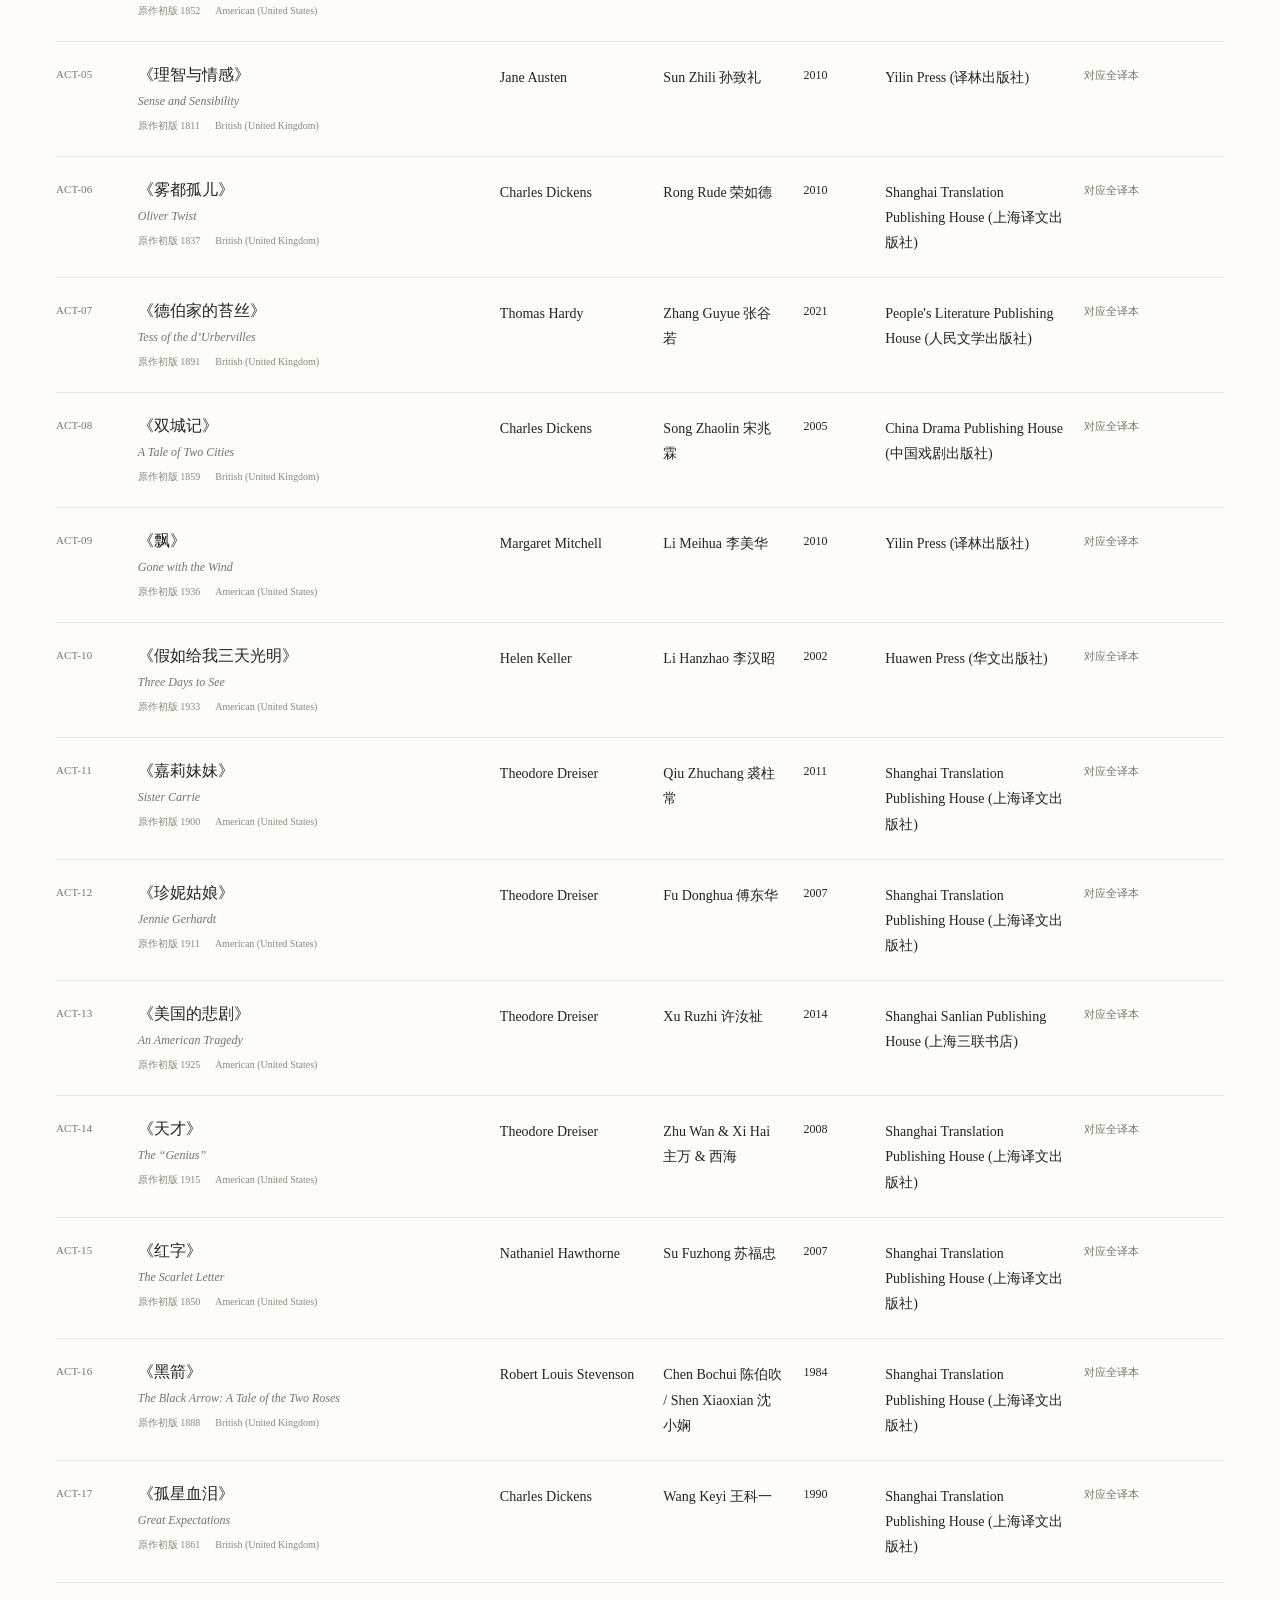
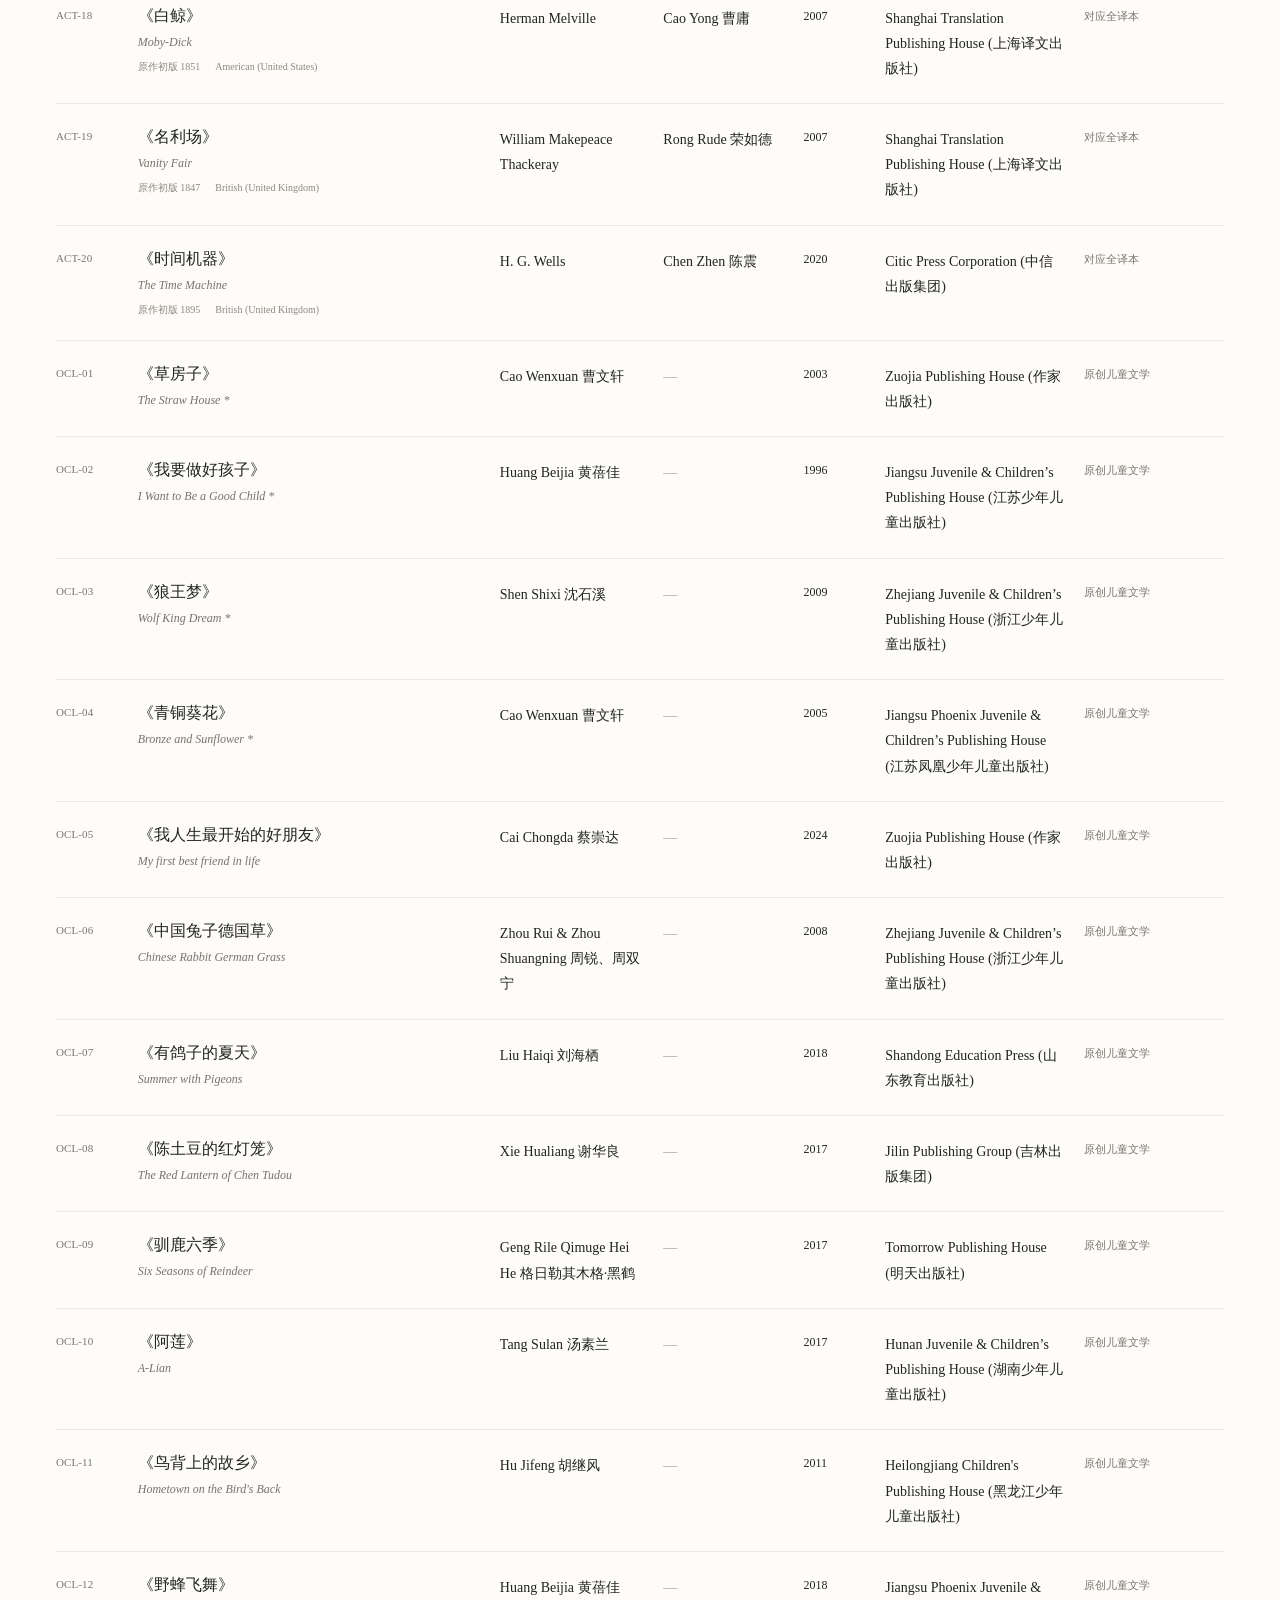
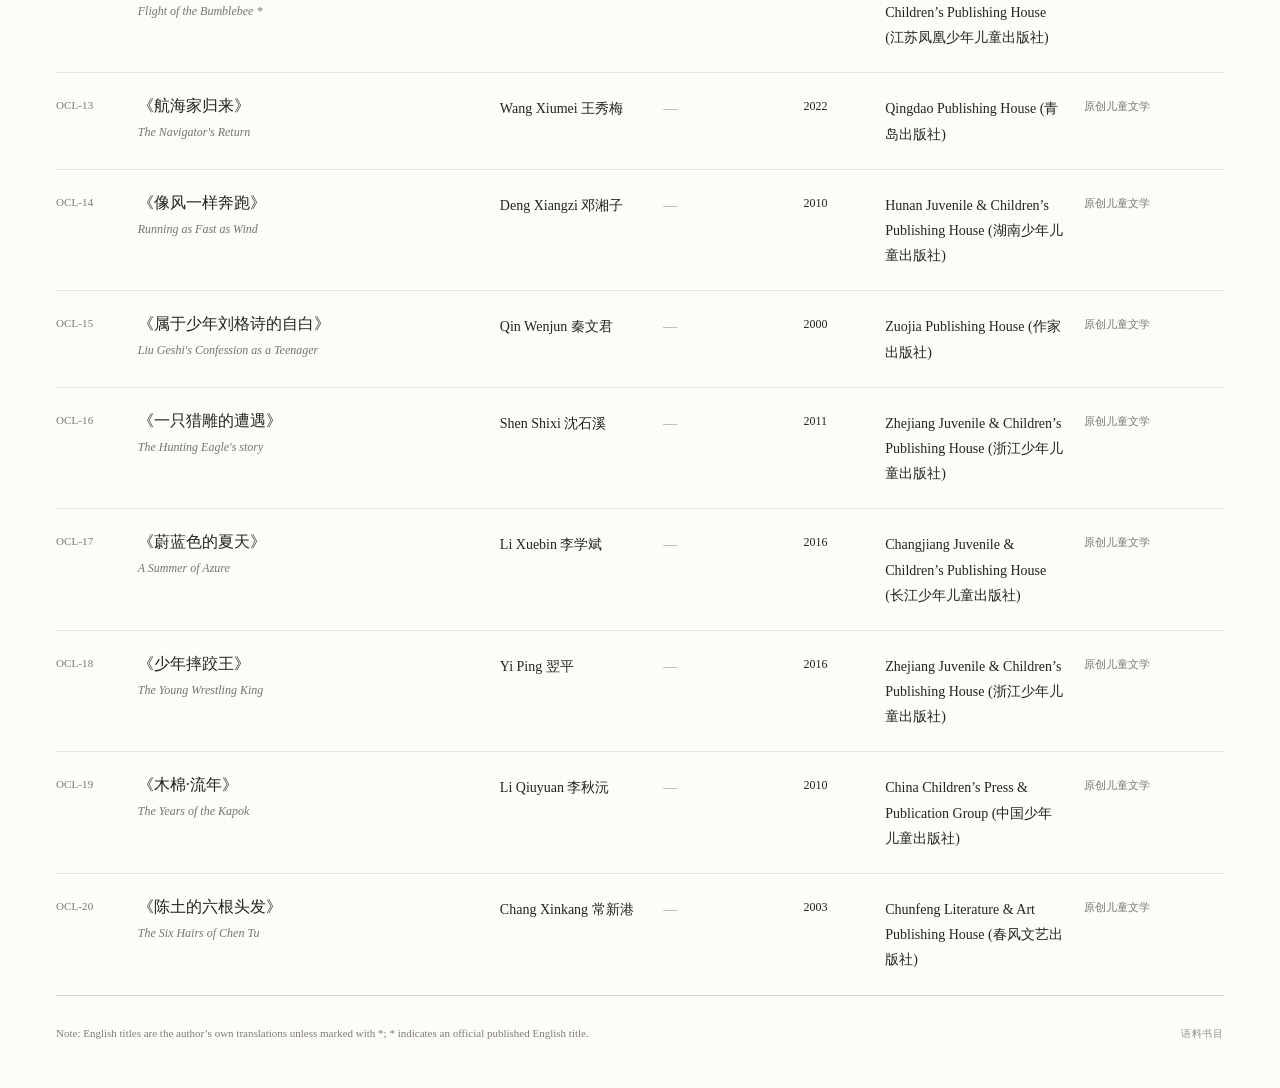
<file: corpus-bibliography/index.html>
<!doctype html>
<html lang="zh-CN">
  <head>
    <meta charset="utf-8">
    <meta name="viewport" content="width=device-width, initial-scale=1">
    <meta name="color-scheme" content="light">
    <meta name="robots" content="noindex, nofollow">
    <link rel="canonical" href="https://aug14sss.github.io/corpus-bibliography/">
    <meta name="description" content="儿童文学研究语料书目：青少年译本、对应全译本与原创儿童文学。支持检索、分类浏览与原始书目下载。">
    <title>语料书目</title>
    <link rel="stylesheet" href="./style.css">
    <script src="./app.js" defer></script>
  </head>
  <body>
    <a class="skip-link" href="#bibliography">跳至书目</a>
    <main class="page">
      <header class="page-header">
        <div class="title-row">
          <div>
            <h1>语料书目</h1>
            <p class="subtitle">青少年译本 · 对应全译本 · 原创儿童文学</p>
          </div>
          <a class="download-link" href="./files/list.xlsx" download="list.xlsx">
            <span>下载原始书目</span><span class="file-type">XLSX <span aria-hidden="true">↓</span></span>
          </a>
        </div>
        <div class="intro-row">
          <p class="update-note" id="updated-at"></p>
        </div>
      </header>

      <section class="bibliography" id="bibliography" aria-label="语料书目检索">
        <div class="controls">
          <div class="group-filters" role="group" aria-label="按语料类别筛选">
            <button class="group-button is-active" type="button" data-group="all" aria-pressed="true"><span>全部</span><span class="group-count" data-count="all">0</span></button>
            <button class="group-button" type="button" data-group="YAT" aria-pressed="false"><span>青少年译本</span><span class="group-count" data-count="YAT">0</span></button>
            <button class="group-button" type="button" data-group="ACT" aria-pressed="false"><span>对应全译本</span><span class="group-count" data-count="ACT">0</span></button>
            <button class="group-button" type="button" data-group="OCL" aria-pressed="false"><span>原创儿童文学</span><span class="group-count" data-count="OCL">0</span></button>
          </div>
          <form class="search-form" role="search">
            <label class="sr-only" for="book-search">检索书名、作者、译者、出版社或年份</label>
            <div class="search-field">
              <svg class="search-icon" viewBox="0 0 20 20" fill="none" aria-hidden="true"><circle cx="8.5" cy="8.5" r="5.5"></circle><path d="m13 13 4 4"></path></svg>
              <input id="book-search" type="search" placeholder="书名、作者、译者、出版社或年份" autocomplete="off" spellcheck="false" aria-describedby="search-help">
              <button class="clear-search" type="button" aria-label="清空检索词" hidden><span aria-hidden="true">×</span></button>
            </div>
          </form>
        </div>
        <div class="results-meta">
          <p id="result-count" role="status" aria-live="polite" aria-atomic="true">正在载入书目…</p>
          <p class="search-help" id="search-help">支持中英文检索</p>
        </div>
        <p class="print-summary" id="print-summary"></p>

        <div class="table-scroll" role="region" aria-label="书目表格，可横向滚动" tabindex="0">
          <table>
            <caption class="sr-only">语料书目，包括书名、作者、译者、出版年份、出版社及语料类别。</caption>
            <colgroup>
              <col class="col-number"><col class="col-title"><col class="col-author"><col class="col-translator"><col class="col-year"><col class="col-publisher"><col class="col-group">
            </colgroup>
            <thead>
              <tr><th scope="col">编号</th><th scope="col">书名</th><th scope="col">作者</th><th scope="col">译者</th><th scope="col">年份</th><th scope="col">出版社</th><th scope="col">语料类别</th></tr>
            </thead>
            <tbody id="bibliography-rows"></tbody>
            <tbody id="print-rows" class="print-rows" aria-hidden="true"></tbody>
          </table>
        </div>

        <div class="empty-state" id="empty-state" hidden>
          <p>未找到匹配的书目</p>
          <p class="empty-hint">试试更简短的关键词，或清除筛选查看全部书目。</p>
          <button class="reset-filters" type="button">清除筛选</button>
        </div>
        <noscript><p class="data-message">请启用 JavaScript 查看和检索书目；也可下载上方的原始 Excel 书目。</p></noscript>
        <p class="data-message" id="data-error" hidden>书目暂未载入，请稍后刷新，或下载原始书目。</p>
      </section>

      <footer class="page-footer">
        <p class="english-note" id="english-note">Note: English titles are the author’s own translations unless marked with *; * indicates an official published English title.</p>
        <p class="footer-caption">语料书目</p>
      </footer>
    </main>
    <script type="application/json" id="bibliography-data">{"title":"语料书目","updatedAt":"2026-11-06","sourceFile":"list.xlsx","noteEnglishTitles":"Note: English titles are the author’s own translations unless marked with *; * indicates an official published English title.","records":[{"id":"YAT-01","group":"YAT","groupLabel":"青少年译本","number":1,"title":"《简爱》","englishTitle":"Jane Eyre","author":"Charlotte Brontë","translator":"Zou Shuyang 邹抒阳","year":"2013","publisher":"Nanjing University Press (南京大学出版社)","originalYear":"1847","sourceExtra":"British (United Kingdom)","needsYearCheck":false},{"id":"YAT-02","group":"YAT","groupLabel":"青少年译本","number":2,"title":"《傲慢与偏见》","englishTitle":"Pride and Prejudice","author":"Jane Austen","translator":"Yu Lei 俞蕾","year":"2014","publisher":"Nanjing University Press (南京大学出版社)","originalYear":"1813","sourceExtra":"British (United Kingdom)","needsYearCheck":false},{"id":"YAT-03","group":"YAT","groupLabel":"青少年译本","number":3,"title":"《呼啸山庄》","englishTitle":"Wuthering Heights","author":"Emily Brontë","translator":"He Jiahuan 何家欢","year":"2014","publisher":"Nanjing University Press (南京大学出版社)","originalYear":"1847","sourceExtra":"British (United Kingdom)","needsYearCheck":false},{"id":"YAT-04","group":"YAT","groupLabel":"青少年译本","number":4,"title":"《汤姆叔叔的小屋》","englishTitle":"Uncle Tom’s Cabin","author":"Harriet Beecher Stowe","translator":"Zhou Yun 周韵","year":"2014","publisher":"Nanjing University Press (南京大学出版社)","originalYear":"1852","sourceExtra":"American (United States)","needsYearCheck":false},{"id":"YAT-05","group":"YAT","groupLabel":"青少年译本","number":5,"title":"《理智与情感》","englishTitle":"Sense and Sensibility","author":"Jane Austen","translator":"Wan Aiqin 万爱芹","year":"2014","publisher":"Nanjing University Press (南京大学出版社)","originalYear":"1811","sourceExtra":"British (United Kingdom)","needsYearCheck":false},{"id":"YAT-06","group":"YAT","groupLabel":"青少年译本","number":6,"title":"《雾都孤儿》","englishTitle":"Oliver Twist","author":"Charles Dickens","translator":"Zhang Fang 张芳","year":"2014","publisher":"Nanjing University Press (南京大学出版社)","originalYear":"1837","sourceExtra":"British (United Kingdom)","needsYearCheck":false},{"id":"YAT-07","group":"YAT","groupLabel":"青少年译本","number":7,"title":"《德伯家的苔丝》","englishTitle":"Tess of the d’Urbervilles","author":"Thomas Hardy","translator":"An Qi 安琪","year":"2014","publisher":"Nanjing University Press (南京大学出版社)","originalYear":"1891","sourceExtra":"British (United Kingdom)","needsYearCheck":false},{"id":"YAT-08","group":"YAT","groupLabel":"青少年译本","number":8,"title":"《双城记》","englishTitle":"A Tale of Two Cities","author":"Charles Dickens","translator":"Wu Zhengyang 吴正阳","year":"2015","publisher":"Nanjing University Press (南京大学出版社)","originalYear":"1859","sourceExtra":"British (United Kingdom)","needsYearCheck":false},{"id":"YAT-09","group":"YAT","groupLabel":"青少年译本","number":9,"title":"《飘》","englishTitle":"Gone with the Wind","author":"Margaret Mitchell","translator":"Yin Lu 殷璐","year":"2014","publisher":"Nanjing University Press (南京大学出版社)","originalYear":"1936","sourceExtra":"American (United States)","needsYearCheck":false},{"id":"YAT-10","group":"YAT","groupLabel":"青少年译本","number":10,"title":"《假如给我三天光明》","englishTitle":"Three Days to See","author":"Helen Keller","translator":"Qu Cong 屈聪","year":"2013","publisher":"Nanjing University Press (南京大学出版社)","originalYear":"1933","sourceExtra":"American (United States)","needsYearCheck":false},{"id":"YAT-11","group":"YAT","groupLabel":"青少年译本","number":11,"title":"《嘉莉妹妹》","englishTitle":"Sister Carrie","author":"Theodore Dreiser","translator":"Hu Zixiong 胡子雄","year":"2008","publisher":"Shanghai People's Fine Arts Publishing House\n(上海人民美术出版社)","originalYear":"1900","sourceExtra":"American (United States)","needsYearCheck":false},{"id":"YAT-12","group":"YAT","groupLabel":"青少年译本","number":12,"title":"《珍妮姑娘》","englishTitle":"Jennie Gerhardt","author":"Theodore Dreiser","translator":"Lü Jinglian 吕静莲","year":"2008","publisher":"Shanghai People's Fine Arts Publishing House\n(上海人民美术出版社)","originalYear":"1911","sourceExtra":"American (United States)","needsYearCheck":false},{"id":"YAT-13","group":"YAT","groupLabel":"青少年译本","number":13,"title":"《美国的悲剧》","englishTitle":"An American Tragedy","author":"Theodore Dreiser","translator":"Sha Qing 沙青","year":"2011","publisher":"Shanghai People's Fine Arts Publishing House\n(上海人民美术出版社)","originalYear":"1925","sourceExtra":"American (United States)","needsYearCheck":false},{"id":"YAT-14","group":"YAT","groupLabel":"青少年译本","number":14,"title":"《天才》","englishTitle":"The “Genius”","author":"Theodore Dreiser","translator":"Wu Qiong 吴琼","year":"2008","publisher":"Shanghai People's Fine Arts Publishing House\n(上海人民美术出版社)","originalYear":"1915","sourceExtra":"American (United States)","needsYearCheck":false},{"id":"YAT-15","group":"YAT","groupLabel":"青少年译本","number":15,"title":"《红字》","englishTitle":"The Scarlet Letter","author":"Nathaniel Hawthorne","translator":"Wang Qi 王奇","year":"2002","publisher":"Shanghai People's Fine Arts Publishing House\n(上海人民美术出版社)","originalYear":"1850","sourceExtra":"American (United States)","needsYearCheck":false},{"id":"YAT-16","group":"YAT","groupLabel":"青少年译本","number":16,"title":"《黑箭》","englishTitle":"The Black Arrow: A Tale of the Two Roses","author":"Robert Louis Stevenson","translator":"Li Zixiu 李自修","year":"2011","publisher":"Shanghai People's Fine Arts Publishing House\n(上海人民美术出版社)","originalYear":"1888","sourceExtra":"British (United Kingdom)","needsYearCheck":false},{"id":"YAT-17","group":"YAT","groupLabel":"青少年译本","number":17,"title":"《孤星血泪》","englishTitle":"Great Expectations","author":"Charles Dickens","translator":"Yue Chun 岳春","year":"2002","publisher":"Shanghai People's Fine Arts Publishing House\n(上海人民美术出版社)","originalYear":"1861","sourceExtra":"British (United Kingdom)","needsYearCheck":false},{"id":"YAT-18","group":"YAT","groupLabel":"青少年译本","number":18,"title":"《白鲸》","englishTitle":"Moby-Dick","author":"Herman Melville","translator":"Zhang Wenzhu 张文竹","year":"2001","publisher":"Shanghai People's Fine Arts Publishing House\n(上海人民美术出版社)","originalYear":"1851","sourceExtra":"American (United States)","needsYearCheck":false},{"id":"YAT-19","group":"YAT","groupLabel":"青少年译本","number":19,"title":"《名利场》","englishTitle":"Vanity Fair","author":"William Makepeace Thackeray","translator":"Zhou Min 周旻","year":"2001","publisher":"Shanghai People's Fine Arts Publishing House\n(上海人民美术出版社)","originalYear":"1847","sourceExtra":"British (United Kingdom)","needsYearCheck":false},{"id":"YAT-20","group":"YAT","groupLabel":"青少年译本","number":20,"title":"《时间机器》","englishTitle":"The Time Machine","author":"H. G. Wells","translator":"Jiang Hui 姜慧","year":"2011","publisher":"Shanghai People's Fine Arts Publishing House\n(上海人民美术出版社)","originalYear":"1895","sourceExtra":"British (United Kingdom)","needsYearCheck":false},{"id":"ACT-01","group":"ACT","groupLabel":"对应全译本","number":1,"title":"《简爱》","englishTitle":"Jane Eyre","author":"Charlotte Brontë","translator":"Yu Shi 于是","year":"2018","publisher":"Shanghai Literature and Art Publishing House (上海文艺出版社)","originalYear":"1847","sourceExtra":"British (United Kingdom)","needsYearCheck":false},{"id":"ACT-02","group":"ACT","groupLabel":"对应全译本","number":2,"title":"《傲慢与偏见》","englishTitle":"Pride and Prejudice","author":"Jane Austen","translator":"Wang Keyi 王科一","year":"2010","publisher":"Shanghai Translation Publishing House (上海译文出版社)","originalYear":"1813","sourceExtra":"British (United Kingdom)","needsYearCheck":false},{"id":"ACT-03","group":"ACT","groupLabel":"对应全译本","number":3,"title":"《呼啸山庄》","englishTitle":"Wuthering Heights","author":"Emily Brontë","translator":"Yang Yi 杨苡","year":"2011","publisher":"Yilin Press (译林出版社)","originalYear":"1847","sourceExtra":"British (United Kingdom)","needsYearCheck":false},{"id":"ACT-04","group":"ACT","groupLabel":"对应全译本","number":4,"title":"《汤姆叔叔的小屋》","englishTitle":"Uncle Tom’s Cabin","author":"Harriet Beecher Stowe","translator":"Lin Yupeng 林玉鹏","year":"2006","publisher":"Yilin Press (译林出版社)","originalYear":"1852","sourceExtra":"American (United States)","needsYearCheck":false},{"id":"ACT-05","group":"ACT","groupLabel":"对应全译本","number":5,"title":"《理智与情感》","englishTitle":"Sense and Sensibility","author":"Jane Austen","translator":"Sun Zhili 孙致礼","year":"2010","publisher":"Yilin Press (译林出版社)","originalYear":"1811","sourceExtra":"British (United Kingdom)","needsYearCheck":false},{"id":"ACT-06","group":"ACT","groupLabel":"对应全译本","number":6,"title":"《雾都孤儿》","englishTitle":"Oliver Twist","author":"Charles Dickens","translator":"Rong Rude 荣如德","year":"2010","publisher":"Shanghai Translation Publishing House (上海译文出版社)","originalYear":"1837","sourceExtra":"British (United Kingdom)","needsYearCheck":false},{"id":"ACT-07","group":"ACT","groupLabel":"对应全译本","number":7,"title":"《德伯家的苔丝》","englishTitle":"Tess of the d’Urbervilles","author":"Thomas Hardy","translator":"Zhang Guyue 张谷若","year":"2021","publisher":"People's Literature Publishing House (人民文学出版社)","originalYear":"1891","sourceExtra":"British (United Kingdom)","needsYearCheck":false},{"id":"ACT-08","group":"ACT","groupLabel":"对应全译本","number":8,"title":"《双城记》","englishTitle":"A Tale of Two Cities","author":"Charles Dickens","translator":"Song Zhaolin 宋兆霖","year":"2005","publisher":"China Drama Publishing House (中国戏剧出版社)","originalYear":"1859","sourceExtra":"British (United Kingdom)","needsYearCheck":false},{"id":"ACT-09","group":"ACT","groupLabel":"对应全译本","number":9,"title":"《飘》","englishTitle":"Gone with the Wind","author":"Margaret Mitchell","translator":"Li Meihua 李美华","year":"2010","publisher":"Yilin Press (译林出版社)","originalYear":"1936","sourceExtra":"American (United States)","needsYearCheck":false},{"id":"ACT-10","group":"ACT","groupLabel":"对应全译本","number":10,"title":"《假如给我三天光明》","englishTitle":"Three Days to See","author":"Helen Keller","translator":"Li Hanzhao 李汉昭","year":"2002","publisher":"Huawen Press (华文出版社)","originalYear":"1933","sourceExtra":"American (United States)","needsYearCheck":false},{"id":"ACT-11","group":"ACT","groupLabel":"对应全译本","number":11,"title":"《嘉莉妹妹》","englishTitle":"Sister Carrie","author":"Theodore Dreiser","translator":"Qiu Zhuchang 裘柱常","year":"2011","publisher":"Shanghai Translation Publishing House (上海译文出版社)","originalYear":"1900","sourceExtra":"American (United States)","needsYearCheck":false},{"id":"ACT-12","group":"ACT","groupLabel":"对应全译本","number":12,"title":"《珍妮姑娘》","englishTitle":"Jennie Gerhardt","author":"Theodore Dreiser","translator":"Fu Donghua 傅东华","year":"2007","publisher":"Shanghai Translation Publishing House (上海译文出版社)","originalYear":"1911","sourceExtra":"American (United States)","needsYearCheck":false},{"id":"ACT-13","group":"ACT","groupLabel":"对应全译本","number":13,"title":"《美国的悲剧》","englishTitle":"An American Tragedy","author":"Theodore Dreiser","translator":"Xu Ruzhi 许汝祉","year":"2014","publisher":"Shanghai Sanlian Publishing House (上海三联书店)","originalYear":"1925","sourceExtra":"American (United States)","needsYearCheck":false},{"id":"ACT-14","group":"ACT","groupLabel":"对应全译本","number":14,"title":"《天才》","englishTitle":"The “Genius”","author":"Theodore Dreiser","translator":"Zhu Wan \u0026 Xi Hai 主万 \u0026 西海","year":"2008","publisher":"Shanghai Translation Publishing House (上海译文出版社)","originalYear":"1915","sourceExtra":"American (United States)","needsYearCheck":false},{"id":"ACT-15","group":"ACT","groupLabel":"对应全译本","number":15,"title":"《红字》","englishTitle":"The Scarlet Letter","author":"Nathaniel Hawthorne","translator":"Su Fuzhong 苏福忠","year":"2007","publisher":"Shanghai Translation Publishing House (上海译文出版社)","originalYear":"1850","sourceExtra":"American (United States)","needsYearCheck":false},{"id":"ACT-16","group":"ACT","groupLabel":"对应全译本","number":16,"title":"《黑箭》","englishTitle":"The Black Arrow: A Tale of the Two Roses","author":"Robert Louis Stevenson","translator":"Chen Bochui 陈伯吹 / Shen Xiaoxian 沈小娴","year":"1984","publisher":"Shanghai Translation Publishing House (上海译文出版社)","originalYear":"1888","sourceExtra":"British (United Kingdom)","needsYearCheck":false},{"id":"ACT-17","group":"ACT","groupLabel":"对应全译本","number":17,"title":"《孤星血泪》","englishTitle":"Great Expectations","author":"Charles Dickens","translator":"Wang Keyi 王科一","year":"1990","publisher":"Shanghai Translation Publishing House (上海译文出版社)","originalYear":"1861","sourceExtra":"British (United Kingdom)","needsYearCheck":false},{"id":"ACT-18","group":"ACT","groupLabel":"对应全译本","number":18,"title":"《白鲸》","englishTitle":"Moby-Dick","author":"Herman Melville","translator":"Cao Yong 曹庸","year":"2007","publisher":"Shanghai Translation Publishing House (上海译文出版社)","originalYear":"1851","sourceExtra":"American (United States)","needsYearCheck":false},{"id":"ACT-19","group":"ACT","groupLabel":"对应全译本","number":19,"title":"《名利场》","englishTitle":"Vanity Fair","author":"William Makepeace Thackeray","translator":"Rong Rude 荣如德","year":"2007","publisher":"Shanghai Translation Publishing House (上海译文出版社)","originalYear":"1847","sourceExtra":"British (United Kingdom)","needsYearCheck":false},{"id":"ACT-20","group":"ACT","groupLabel":"对应全译本","number":20,"title":"《时间机器》","englishTitle":"The Time Machine","author":"H. G. Wells","translator":"Chen Zhen 陈震","year":"2020","publisher":"Citic Press Corporation (中信出版集团)","originalYear":"1895","sourceExtra":"British (United Kingdom)","needsYearCheck":false},{"id":"OCL-01","group":"OCL","groupLabel":"原创儿童文学","number":1,"title":"《草房子》","englishTitle":"The Straw House *","author":"Cao Wenxuan 曹文轩","translator":"","year":"2003","publisher":"Zuojia Publishing House (作家出版社)","originalYear":"","sourceExtra":"","needsYearCheck":false},{"id":"OCL-02","group":"OCL","groupLabel":"原创儿童文学","number":2,"title":"《我要做好孩子》","englishTitle":"I Want to Be a Good Child *","author":"Huang Beijia 黄蓓佳","translator":"","year":"1996","publisher":"Jiangsu Juvenile \u0026 Children’s Publishing House (江苏少年儿童出版社)","originalYear":"","sourceExtra":"","needsYearCheck":false},{"id":"OCL-03","group":"OCL","groupLabel":"原创儿童文学","number":3,"title":"《狼王梦》","englishTitle":"Wolf King Dream *","author":"Shen Shixi 沈石溪","translator":"","year":"2009","publisher":"Zhejiang Juvenile \u0026 Children’s Publishing House (浙江少年儿童出版社)","originalYear":"","sourceExtra":"","needsYearCheck":false},{"id":"OCL-04","group":"OCL","groupLabel":"原创儿童文学","number":4,"title":"《青铜葵花》","englishTitle":"Bronze and Sunflower *","author":"Cao Wenxuan 曹文轩","translator":"","year":"2005","publisher":"Jiangsu Phoenix Juvenile \u0026 Children’s Publishing House (江苏凤凰少年儿童出版社)","originalYear":"","sourceExtra":"","needsYearCheck":false},{"id":"OCL-05","group":"OCL","groupLabel":"原创儿童文学","number":5,"title":"《我人生最开始的好朋友》","englishTitle":"My first best friend in life","author":"Cai Chongda 蔡崇达","translator":"","year":"2024","publisher":"Zuojia Publishing House (作家出版社)","originalYear":"","sourceExtra":"","needsYearCheck":false},{"id":"OCL-06","group":"OCL","groupLabel":"原创儿童文学","number":6,"title":"《中国兔子德国草》","englishTitle":"Chinese Rabbit German Grass","author":"Zhou Rui \u0026 Zhou Shuangning\n周锐、周双宁","translator":"","year":"2008","publisher":"Zhejiang Juvenile \u0026 Children’s Publishing House (浙江少年儿童出版社)","originalYear":"","sourceExtra":"","needsYearCheck":false},{"id":"OCL-07","group":"OCL","groupLabel":"原创儿童文学","number":7,"title":"《有鸽子的夏天》","englishTitle":"Summer with Pigeons","author":"Liu Haiqi 刘海栖","translator":"","year":"2018","publisher":"Shandong Education Press (山东教育出版社)","originalYear":"","sourceExtra":"","needsYearCheck":false},{"id":"OCL-08","group":"OCL","groupLabel":"原创儿童文学","number":8,"title":"《陈土豆的红灯笼》","englishTitle":"The Red Lantern of Chen Tudou","author":"Xie Hualiang 谢华良","translator":"","year":"2017","publisher":"Jilin Publishing Group (吉林出版集团)","originalYear":"","sourceExtra":"","needsYearCheck":false},{"id":"OCL-09","group":"OCL","groupLabel":"原创儿童文学","number":9,"title":"《驯鹿六季》","englishTitle":"Six Seasons of Reindeer","author":"Geng Rile Qimuge Hei He\n格日勒其木格·黑鹤","translator":"","year":"2017","publisher":"Tomorrow Publishing House (明天出版社)","originalYear":"","sourceExtra":"","needsYearCheck":false},{"id":"OCL-10","group":"OCL","groupLabel":"原创儿童文学","number":10,"title":"《阿莲》","englishTitle":"A-Lian","author":"Tang Sulan 汤素兰","translator":"","year":"2017","publisher":"Hunan Juvenile \u0026 Children’s Publishing House (湖南少年儿童出版社)","originalYear":"","sourceExtra":"","needsYearCheck":false},{"id":"OCL-11","group":"OCL","groupLabel":"原创儿童文学","number":11,"title":"《鸟背上的故乡》","englishTitle":"Hometown on the Bird's Back","author":"Hu Jifeng 胡继风","translator":"","year":"2011","publisher":"Heilongjiang Children's Publishing House (黑龙江少年儿童出版社)","originalYear":"","sourceExtra":"","needsYearCheck":false},{"id":"OCL-12","group":"OCL","groupLabel":"原创儿童文学","number":12,"title":"《野蜂飞舞》","englishTitle":"Flight of the Bumblebee *","author":"Huang Beijia 黄蓓佳","translator":"","year":"2018","publisher":"Jiangsu Phoenix Juvenile \u0026 Children’s Publishing House (江苏凤凰少年儿童出版社)","originalYear":"","sourceExtra":"","needsYearCheck":false},{"id":"OCL-13","group":"OCL","groupLabel":"原创儿童文学","number":13,"title":"《航海家归来》","englishTitle":"The Navigator's Return","author":"Wang Xiumei 王秀梅","translator":"","year":"2022","publisher":"Qingdao Publishing House (青岛出版社)","originalYear":"","sourceExtra":"","needsYearCheck":false},{"id":"OCL-14","group":"OCL","groupLabel":"原创儿童文学","number":14,"title":"《像风一样奔跑》","englishTitle":"Running as Fast as Wind","author":"Deng Xiangzi 邓湘子","translator":"","year":"2010","publisher":"Hunan Juvenile \u0026 Children’s Publishing House (湖南少年儿童出版社)","originalYear":"","sourceExtra":"","needsYearCheck":false},{"id":"OCL-15","group":"OCL","groupLabel":"原创儿童文学","number":15,"title":"《属于少年刘格诗的自白》","englishTitle":"Liu Geshi's Confession as a Teenager","author":"Qin Wenjun 秦文君","translator":"","year":"2000","publisher":"Zuojia Publishing House (作家出版社)","originalYear":"","sourceExtra":"","needsYearCheck":false},{"id":"OCL-16","group":"OCL","groupLabel":"原创儿童文学","number":16,"title":"《一只猎雕的遭遇》","englishTitle":"The Hunting Eagle's story","author":"Shen Shixi 沈石溪","translator":"","year":"2011","publisher":"Zhejiang Juvenile \u0026 Children’s Publishing House (浙江少年儿童出版社)","originalYear":"","sourceExtra":"","needsYearCheck":false},{"id":"OCL-17","group":"OCL","groupLabel":"原创儿童文学","number":17,"title":"《蔚蓝色的夏天》","englishTitle":"A Summer of Azure","author":"Li Xuebin 李学斌","translator":"","year":"2016","publisher":"Changjiang Juvenile \u0026 Children’s Publishing House (长江少年儿童出版社)","originalYear":"","sourceExtra":"","needsYearCheck":false},{"id":"OCL-18","group":"OCL","groupLabel":"原创儿童文学","number":18,"title":"《少年摔跤王》","englishTitle":"The Young Wrestling King","author":"Yi Ping 翌平","translator":"","year":"2016","publisher":"Zhejiang Juvenile \u0026 Children’s Publishing House (浙江少年儿童出版社)","originalYear":"","sourceExtra":"","needsYearCheck":false},{"id":"OCL-19","group":"OCL","groupLabel":"原创儿童文学","number":19,"title":"《木棉·流年》","englishTitle":"The Years of the Kapok","author":"Li Qiuyuan 李秋沅","translator":"","year":"2010","publisher":"China Children’s Press \u0026 Publication Group (中国少年儿童出版社)","originalYear":"","sourceExtra":"","needsYearCheck":false},{"id":"OCL-20","group":"OCL","groupLabel":"原创儿童文学","number":20,"title":"《陈土的六根头发》","englishTitle":"The Six Hairs of Chen Tu","author":"Chang Xinkang 常新港","translator":"","year":"2003","publisher":"Chunfeng Literature \u0026 Art Publishing House (春风文艺出版社)","originalYear":"","sourceExtra":"","needsYearCheck":false}]}</script>
  </body>
</html>
</file>
<file: corpus-bibliography/style.css>
:root {
  color-scheme: light;
  --paper: #fdfcf9;
  --ink: #232320;
  --muted: #77766f;
  --line: #d7d6cf;
  --light-line: #e8e7e1;
  --serif: "Songti SC", "STSong", "Noto Serif CJK SC", "Source Han Serif SC", "SimSun", "Times New Roman", serif;
}

* { box-sizing: border-box; }
html { scroll-behavior: smooth; }
body { margin: 0; background: var(--paper); color: var(--ink); font-family: var(--serif); font-size: 15px; line-height: 1.65; -webkit-font-smoothing: antialiased; }
button, input { font: inherit; color: inherit; }
button, a, input { -webkit-tap-highlight-color: transparent; }
button { cursor: pointer; }
button:focus-visible, a:focus-visible, input:focus-visible, .table-scroll:focus-visible { outline: 2px solid var(--ink); outline-offset: 4px; }
[hidden] { display: none !important; }
.sr-only { position: absolute; width: 1px; height: 1px; padding: 0; margin: -1px; overflow: hidden; clip: rect(0, 0, 0, 0); white-space: nowrap; border: 0; }
.skip-link { position: fixed; top: 8px; left: 12px; z-index: 5; padding: 8px 16px; transform: translateY(-160%); color: var(--paper); background: var(--ink); }
.skip-link:focus { transform: translateY(0); }
.page { width: min(100% - 112px, 1376px); margin: 0 auto; }
.page-header { padding-top: 54px; }
.title-row, .intro-row, .controls, .results-meta { display: flex; align-items: center; justify-content: space-between; gap: 24px; }
.title-row { align-items: flex-end; margin-top: 0; }
h1 { margin: 0; font-size: clamp(36px, 4vw, 48px); font-weight: 500; letter-spacing: .16em; line-height: 1.2; }
.subtitle { margin: 17px 0 0; color: #66655e; font-size: 14px; letter-spacing: .08em; }
.download-link { display: inline-flex; align-items: baseline; gap: 23px; flex-shrink: 0; padding: 10px 0 7px; border-bottom: 1px solid var(--ink); color: var(--ink); text-decoration: none; font-size: 14px; }
.download-link:hover { border-bottom-width: 2px; padding-bottom: 6px; }
.file-type { font-family: Georgia, "Times New Roman", serif; font-size: 11px; letter-spacing: .04em; }
.file-type span { display: inline-block; margin-left: 6px; font-family: serif; font-size: 17px; line-height: 1; }
.intro-row { margin-top: 34px; padding-bottom: 28px; border-bottom: 1px solid var(--ink); align-items: baseline; justify-content: flex-end; }
.update-note { margin: 0; color: var(--muted); font-size: 12px; }
.update-note { flex-shrink: 0; font-variant-numeric: tabular-nums; }
.bibliography { padding-top: 26px; scroll-margin-top: 20px; }
.controls { gap: 30px; }
.group-filters { display: flex; align-items: stretch; gap: 29px; }
.group-button { position: relative; display: inline-flex; align-items: baseline; gap: 8px; padding: 10px 0; border: 0; background: transparent; color: #77766f; white-space: nowrap; font-size: 14px; }
.group-button::after { position: absolute; right: 0; bottom: 1px; left: 0; height: 1px; background: transparent; content: ""; }
.group-button:hover { color: var(--ink); }
.group-button.is-active { color: var(--ink); }
.group-button.is-active::after { background: var(--ink); }
.group-count { font-family: Georgia, "Times New Roman", serif; font-size: 11px; font-variant-numeric: tabular-nums; }
.search-form { width: 310px; max-width: 100%; flex-shrink: 0; }
.search-field { position: relative; display: flex; align-items: center; height: 41px; border-bottom: 1px solid #aaa99f; }
.search-field:focus-within { border-bottom-color: var(--ink); }
.search-icon { width: 16px; height: 16px; flex-shrink: 0; color: #79786f; stroke: currentColor; stroke-width: 1.2; }
input[type="search"] { width: 100%; min-width: 0; padding: 10px 22px 10px 10px; border: 0; border-radius: 0; outline: none; background: transparent; font-size: 12px; }
input[type="search"]:focus-visible { outline: none; }
input[type="search"]::placeholder { color: #85847c; opacity: 1; }
input[type="search"]::-webkit-search-cancel-button { -webkit-appearance: none; }
.clear-search { position: absolute; right: -4px; top: 3px; width: 30px; height: 34px; padding: 0; border: 0; background: transparent; color: #77766f; font-family: sans-serif; font-size: 20px; }
.results-meta { margin: 23px 0 12px; color: var(--muted); font-size: 11px; letter-spacing: .025em; }
.results-meta p { margin: 0; }
.search-help { text-align: right; }
.table-scroll { overflow-x: auto; border-top: 1px solid var(--line); -webkit-overflow-scrolling: touch; }
table { width: 100%; min-width: 1030px; border-collapse: collapse; table-layout: fixed; font-size: 14px; }
.col-number { width: 7%; }
.col-title { width: 31%; }
.col-author { width: 14%; }
.col-translator { width: 12%; }
.col-year { width: 7%; }
.col-publisher { width: 17%; }
.col-group { width: 12%; }
th, td { padding: 21px 20px 22px 0; text-align: left; vertical-align: top; overflow-wrap: anywhere; }
th:last-child, td:last-child { padding-right: 0; }
th { padding-top: 13px; padding-bottom: 13px; border-bottom: 1px solid var(--line); color: #737269; font-size: 11px; font-weight: 400; letter-spacing: .08em; }
td { border-bottom: 1px solid var(--light-line); }
tbody tr:last-child td { border-bottom-color: var(--line); }
.record-number { display: block; margin-top: 2px; color: #77766f; font-family: Georgia, "Times New Roman", serif; font-size: 11px; font-variant-numeric: tabular-nums; letter-spacing: .01em; white-space: nowrap; }
.book-title { margin: 0; font-size: 16px; font-weight: 500; line-height: 1.5; }
.english-title { margin: 5px 0 0; color: #75746c; font-family: Georgia, "Times New Roman", var(--serif); font-size: 12px; font-style: italic; line-height: 1.5; }
.source-detail { display: flex; flex-wrap: wrap; gap: 1px 15px; margin: 8px 0 0; color: #8a897f; font-size: 10px; line-height: 1.6; }
.author-cell, .translator-cell, .publisher-cell { padding-top: 23px; line-height: 1.8; }
.year-cell { padding-top: 24px; font-family: Georgia, "Times New Roman", serif; font-size: 12px; font-variant-numeric: tabular-nums; white-space: nowrap; }
.year-value { white-space: nowrap; }
.year-check { display: inline-block; margin-left: 5px; padding: 0 3px; border: 1px solid #d0cec4; color: #777267; font-family: var(--serif); font-size: 9px; line-height: 1.5; vertical-align: 1px; white-space: nowrap; }
.group-cell { padding-top: 24px; color: #78776d; font-size: 11px; line-height: 1.8; }
.missing-value { color: #aaa89e; }
.empty-state { padding: 62px 20px 65px; border-bottom: 1px solid var(--line); text-align: center; }
.empty-state p { margin: 0; font-size: 17px; }
.empty-state .empty-hint { margin-top: 9px; color: var(--muted); font-size: 13px; }
.reset-filters { margin-top: 18px; padding: 4px 0; border: 0; border-bottom: 1px solid #8c8b81; background: transparent; font-size: 12px; }
.data-message { padding: 24px 0; color: var(--muted); font-size: 13px; }
.page-footer { display: flex; align-items: baseline; justify-content: space-between; gap: 45px; padding: 28px 0 46px; }
.english-note { max-width: 860px; margin: 0; color: #7e7c72; font-family: Georgia, "Times New Roman", serif; font-size: 11px; line-height: 1.7; }
.footer-caption { margin: 0; flex-shrink: 0; color: #908e83; font-size: 10px; letter-spacing: .08em; }
.print-rows, .print-summary { display: none; }

@media (min-width: 1500px) {
  .page-header { padding-top: 65px; }
}

@media (max-width: 1150px) {
  .page { width: calc(100% - 64px); }
  .controls { align-items: flex-start; flex-direction: column; gap: 17px; }
  .group-filters { gap: 30px; }
  .search-form { width: 350px; }
  .results-meta { margin-top: 22px; }
}

@media (max-width: 640px) {
  .page { width: calc(100% - 36px); }
  .page-header { padding-top: 29px; }
  .title-row { align-items: flex-start; flex-direction: column; gap: 22px; margin-top: 0; }
  h1 { font-size: 37px; }
  .subtitle { margin-top: 14px; font-size: 11px; letter-spacing: .02em; }
  .download-link { gap: 18px; padding-top: 0; font-size: 12px; }
  .intro-row { align-items: flex-start; gap: 12px; margin-top: 26px; padding-bottom: 22px; }
  .update-note { font-size: 10px; }
  .update-note { text-align: right; }
  .bibliography { padding-top: 16px; }
  .controls { gap: 16px; }
  .group-filters { width: 100%; justify-content: space-between; gap: 8px; }
  .group-button { gap: 4px; font-size: 11px; }
  .group-count { font-size: 9px; }
  .search-form { width: 100%; }
  .search-field { height: 39px; }
  input[type="search"] { font-size: 12px; }
  .results-meta { margin-top: 20px; font-size: 10px; }
  .search-help { font-size: 9px; }
  .table-scroll { margin-right: -18px; }
  table { min-width: 1015px; }
  .col-title { width: 30%; }
  th, td { padding-right: 18px; }
  .page-footer { flex-direction: column; gap: 20px; padding-top: 23px; padding-bottom: 30px; }
  .english-note { font-size: 10px; }
}

@media (prefers-reduced-motion: reduce) {
  html { scroll-behavior: auto; }
}

@media print {
  @page { size: A4 landscape; margin: 15mm 12mm; }
  :root { --paper: #fff; --ink: #000; --muted: #555; --line: #aaa; --light-line: #ddd; }
  body { background: #fff; font-size: 9pt; }
  .page { width: 100%; }
  .page-header { padding-top: 0; }
  .title-row { margin-top: 0; }
  h1 { font-size: 24pt; }
  .subtitle { margin-top: 7pt; font-size: 9pt; }
  .intro-row { margin-top: 13pt; padding-bottom: 10pt; }
  .update-note { font-size: 8pt; }
  .skip-link, .download-link, .controls, .results-meta, #bibliography-rows, .empty-state, .data-message { display: none !important; }
  .bibliography { padding-top: 9pt; }
  .print-summary { display: block; margin: 0 0 7pt; color: #555; font-size: 8pt; }
  .table-scroll { overflow: visible; margin: 0; }
  table { min-width: 0; font-size: 8.5pt; }
  thead { display: table-header-group; }
  .print-rows { display: table-row-group; }
  tr { break-inside: avoid; page-break-inside: avoid; }
  th, td { padding: 9pt 9pt 9pt 0; }
  th { padding-top: 6pt; padding-bottom: 6pt; font-size: 7pt; }
  .record-number { margin-top: 1pt; font-size: 7pt; }
  .book-title { font-size: 9pt; }
  .english-title { margin-top: 3pt; font-size: 7.5pt; }
  .source-detail { gap: 0 8pt; margin-top: 4pt; font-size: 6.5pt; }
  .author-cell, .translator-cell, .publisher-cell { padding-top: 9pt; }
  .year-cell { padding-top: 9pt; font-size: 8pt; }
  .year-check { margin-left: 2pt; padding: 0 1pt; font-size: 6pt; }
  .group-cell { padding-top: 9pt; font-size: 7pt; }
  .page-footer { gap: 20pt; padding: 15pt 0 0; }
  .english-note { max-width: 80%; font-size: 7pt; }
  .footer-caption { font-size: 7pt; }
}
</file>
